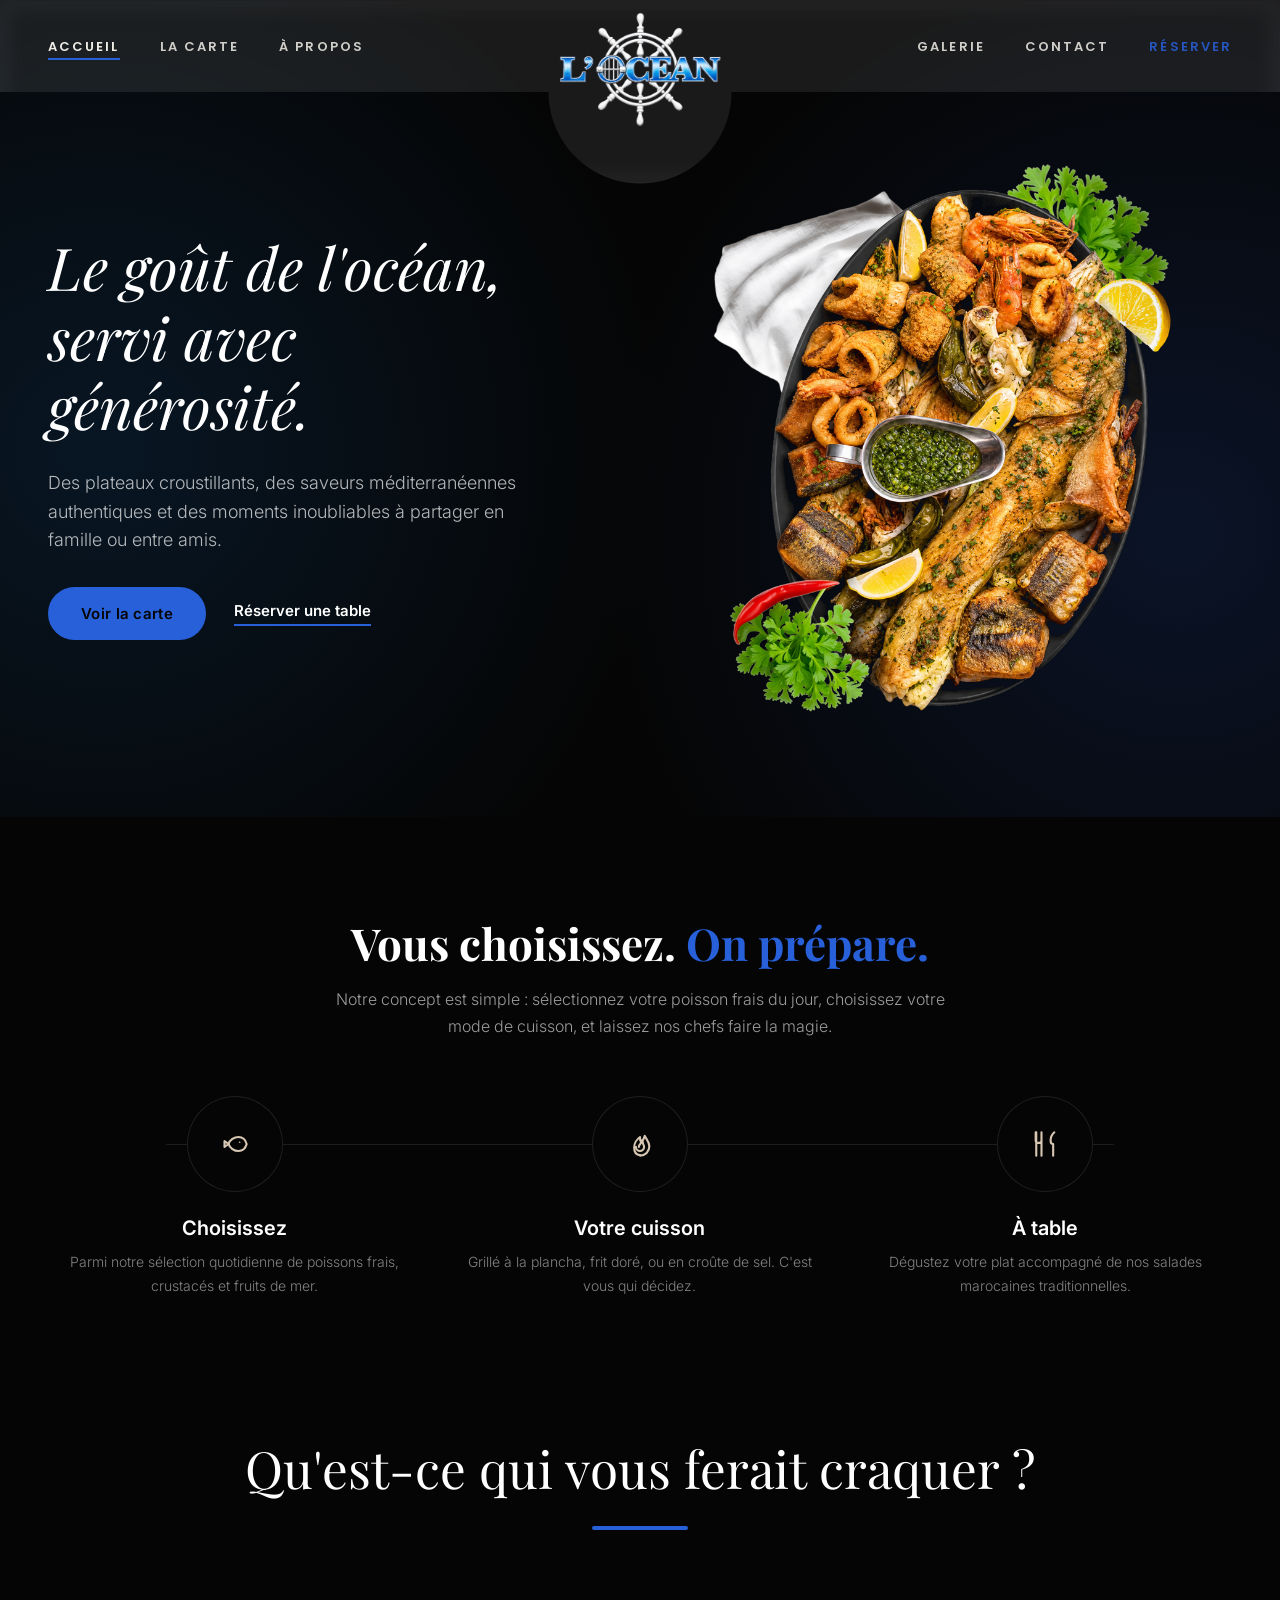
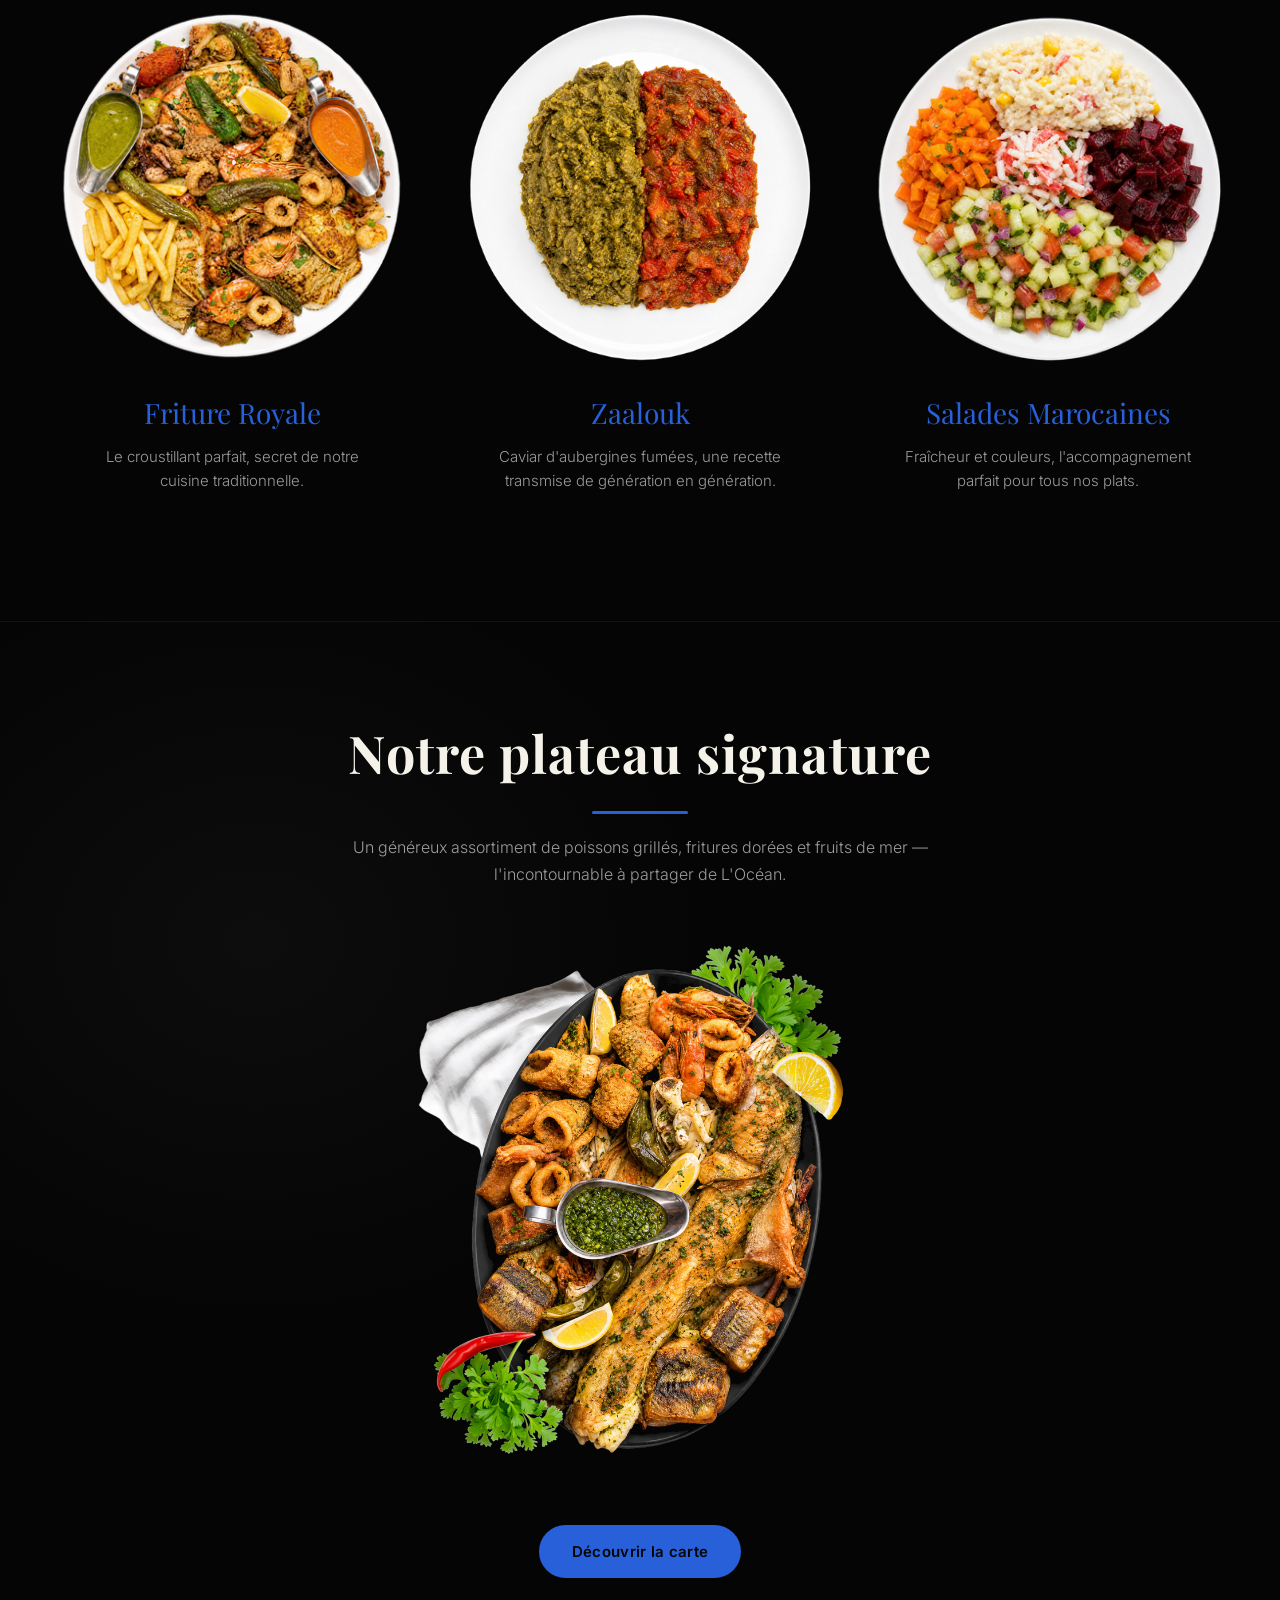
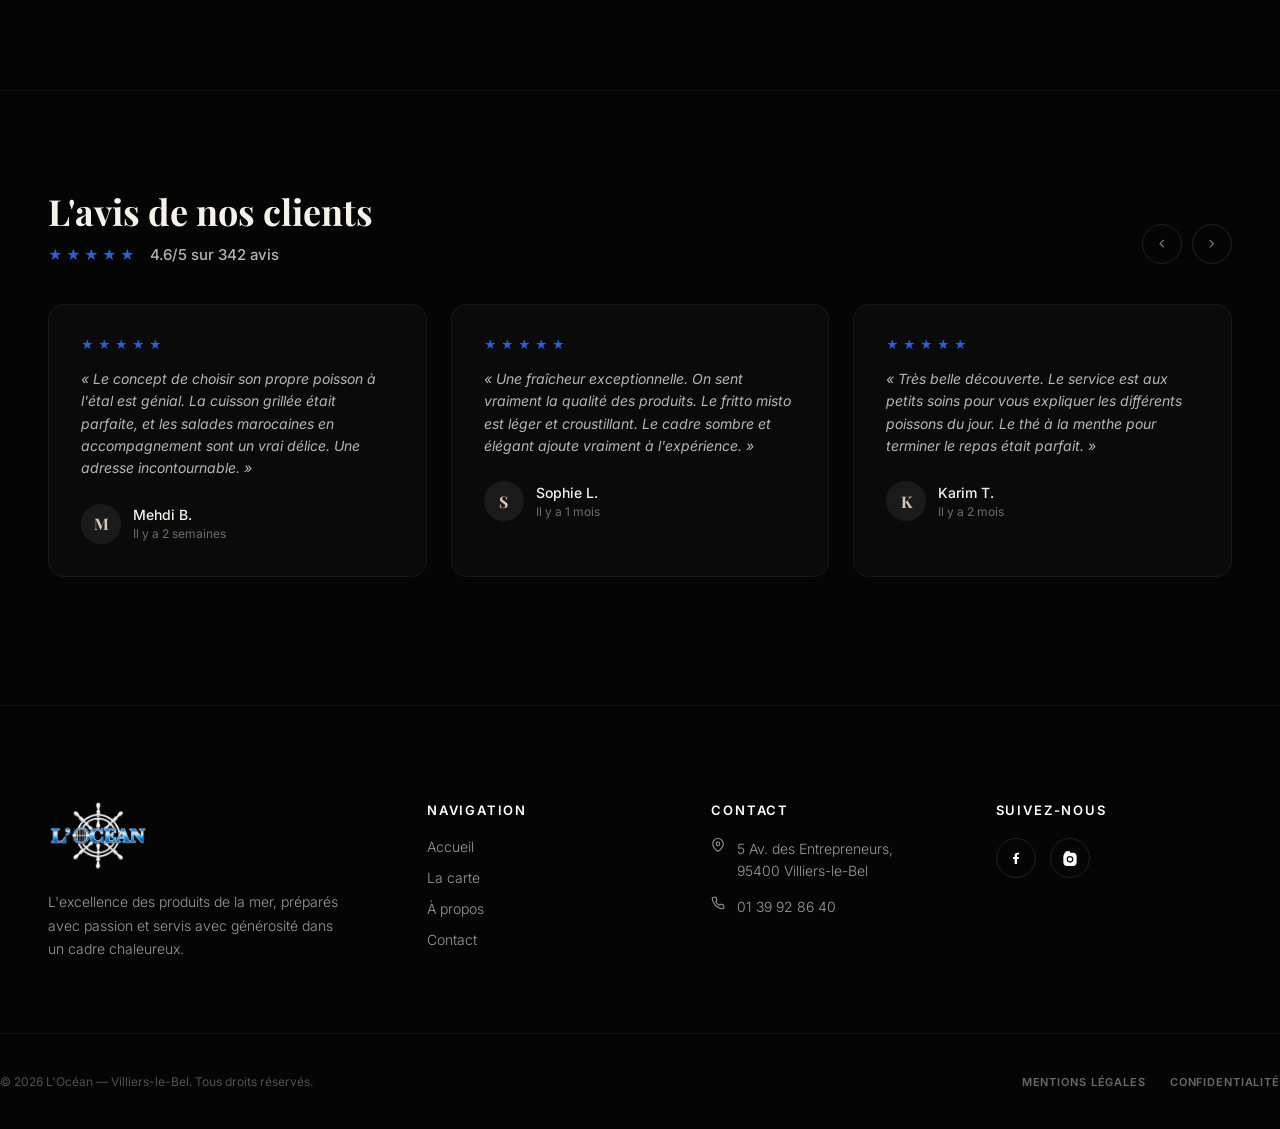
<file: index.html>
<!DOCTYPE html>
<html lang="fr">

<head>
	<meta charset="UTF-8">
	<meta name="viewport" content="width=device-width, initial-scale=1.0">
	<title>L'Océan — Restaurant à Villiers-le-Bel</title>
	<link rel="preconnect" href="https://fonts.googleapis.com">
	<link rel="preconnect" href="https://fonts.gstatic.com" crossorigin>
	<link href="https://fonts.googleapis.com/css2?family=Playfair+Display:ital,wght@0,400;0,500;0,600;0,700;1,400;1,500;1,600;1,700&family=Great+Vibes&family=Inter:wght@300;400;500;600;700&family=Poppins:wght@400;500;600;700&display=swap" rel="stylesheet">
	<link rel="stylesheet" href="style.css">
</head>

<body>

	<header class="navbar" id="navbar">
		<div class="navbar__shape" aria-hidden="true"></div>
		<div class="navbar__inner">
			<button class="nav-toggle" id="navToggle" aria-label="Ouvrir le menu" aria-expanded="false">
				<span></span><span></span><span></span>
			</button>
			<a href="index.html" class="brand">
				<img src="assets/logo.png" alt="L'Océan" class="brand-logo">
			</a>
			<div class="nav-links" id="navLinks">
				<ul class="nav-group nav-group--left">
					<li><a href="index.html" class="is-active">Accueil</a></li>
					<li><a href="menu.html">La carte</a></li>
					<li><a href="contact.html">À propos</a></li>
				</ul>
				<ul class="nav-group nav-group--right">
					<li><a href="galerie.html">Galerie</a></li>
					<li><a href="contact.html#contact">Contact</a></li>
					<li><a href="reservation.html" class="nav-cta">Réserver</a></li>
				</ul>
			</div>
		</div>
	</header>

	<!-- ================= HERO ================= -->
	<section class="hero" id="accueil">
		<div class="container hero__grid">
			<div class="hero__copy">
				<h1 class="hero__title">Le goût de l'océan,<br>servi avec<br>générosité.</h1>
				<p class="hero__text">Des plateaux croustillants, des saveurs méditerranéennes authentiques et des moments inoubliables à partager en famille ou entre amis.</p>
				<div class="hero__actions">
					<a href="menu.html" class="btn btn--solid">Voir la carte</a>
					<a href="reservation.html" class="link-underline">Réserver une table</a>
				</div>
			</div>
			<div class="hero__visual">
				<img src="assets/hero-platter.png" alt="Plateau de poissons et fruits de mer de L'Océan" class="hero__platter">
			</div>
		</div>
	</section>

	<!-- ================= ÉTAPES ================= -->
	<section class="steps">
		<div class="container">
			<div class="steps__intro">
				<h2>Vous choisissez. <span style="color:var(--accent)">On prépare.</span></h2>
				<p class="lead">Notre concept est simple : sélectionnez votre poisson frais du jour, choisissez votre mode de cuisson, et laissez nos chefs faire la magie.</p>
			</div>
			<div class="steps-grid">
				<div class="step">
					<div class="step__icon"><svg class="icon" viewBox="0 0 24 24" stroke="currentColor" stroke-width="1.8" stroke-linecap="round" stroke-linejoin="round" fill="none"><path d="M6.5 12c.94-3.46 4.94-6 8.5-6 3.56 0 6.06 2.54 7 6-.94 3.46-3.44 6-7 6-3.56 0-7.56-2.54-8.5-6Z"/><path d="M6.5 12 3 9.5v5L6.5 12Z"/><circle cx="16" cy="10.5" r=".7" fill="currentColor" stroke="none"/></svg></div>
					<h3>Choisissez</h3>
					<p>Parmi notre sélection quotidienne de poissons frais, crustacés et fruits de mer.</p>
				</div>
				<div class="step">
					<div class="step__icon"><svg class="icon" viewBox="0 0 24 24" stroke="currentColor" stroke-width="1.8" stroke-linecap="round" stroke-linejoin="round" fill="none"><path d="M8.5 14.5a3.5 3.5 0 1 0 7 0c0-1.5-1-2-1-3.5 0-1-1-2-1-2s0 1.5-1 2.5-1.5 1.5-1.5 3"/><path d="M12 22c4.5 0 8-3.5 8-8 0-4-2.5-6-4-9-.5 3-2 4-3 5.5-1-1-1-3-1-4.5-3 2-5 6-5 9 0 3.5 1.5 6.5 5 6.5"/></svg></div>
					<h3>Votre cuisson</h3>
					<p>Grillé à la plancha, frit doré, ou en croûte de sel. C'est vous qui décidez.</p>
				</div>
				<div class="step">
					<div class="step__icon"><svg class="icon" viewBox="0 0 24 24" stroke="currentColor" stroke-width="1.8" stroke-linecap="round" stroke-linejoin="round" fill="none"><path d="M4 2v7c0 1.1.9 2 2 2h1a2 2 0 0 0 2-2V2M4.5 2v20M9 2v20M20 2c-2.2 2-3.2 4.2-3.2 7 0 2.1 1.1 3.1 2.2 3.1V22"/></svg></div>
					<h3>À table</h3>
					<p>Dégustez votre plat accompagné de nos salades marocaines traditionnelles.</p>
				</div>
			</div>
		</div>
	</section>

	<!-- ================= CRAQUER ================= -->
	<section class="craving">
		<div class="container">
			<div class="craving__intro">
				<h2>Qu'est-ce qui vous ferait craquer ?</h2>
				<div class="rule"></div>
			</div>
			<div class="craving-grid">
				<div class="craving-card">
					<div class="craving-card__photo"><img src="assets/friture-1.png" alt="Friture Royale"></div>
					<h3>Friture Royale</h3>
					<p>Le croustillant parfait, secret de notre cuisine traditionnelle.</p>
				</div>
				<div class="craving-card">
					<div class="craving-card__photo"><img src="assets/friture-2.png" alt="Zaalouk"></div>
					<h3>Zaalouk</h3>
					<p>Caviar d'aubergines fumées, une recette transmise de génération en génération.</p>
				</div>
				<div class="craving-card">
					<div class="craving-card__photo"><img src="assets/friture-3.png" alt="Salades Marocaines"></div>
					<h3>Salades Marocaines</h3>
					<p>Fraîcheur et couleurs, l'accompagnement parfait pour tous nos plats.</p>
				</div>
			</div>
		</div>
	</section>

	<!-- ================= SPÉCIALITÉS ================= -->
	<section class="specialties">
		<div class="container">
			<div class="specialties__intro">
				<h2>Notre plateau signature</h2>
				<div class="rule"></div>
				<p class="lead">Un généreux assortiment de poissons grillés, fritures dorées et fruits de mer — l'incontournable à partager de L'Océan.</p>
			</div>
			<img src="assets/hero-platter.png" alt="Plateau signature de poissons et fruits de mer de L'Océan" class="specialties__photo">
			<a href="menu.html" class="btn btn--solid">Découvrir la carte</a>
		</div>
	</section>

	<!-- ================= AVIS ================= -->
	<section class="testimonials">
		<div class="container">
			<div class="testimonials__head">
				<div>
					<h2>L'avis de nos clients</h2>
					<div class="rating-row">
						<span class="stars">★★★★★</span>
						<span>4.6/5 sur 342 avis</span>
					</div>
				</div>
				<div class="carousel-arrows" data-carousel-arrows="testimonialsGrid">
					<button aria-label="Précédent" data-dir="-1"><svg class="icon" viewBox="0 0 24 24" stroke="currentColor" stroke-width="2" stroke-linecap="round" stroke-linejoin="round" fill="none"><path d="M15 18l-6-6 6-6"/></svg></button>
					<button aria-label="Suivant" data-dir="1"><svg class="icon" viewBox="0 0 24 24" stroke="currentColor" stroke-width="2" stroke-linecap="round" stroke-linejoin="round" fill="none"><path d="M9 18l6-6-6-6"/></svg></button>
				</div>
			</div>
			<div class="testimonials-grid" id="testimonialsGrid">
				<article class="testimonial-card">
					<span class="stars">★★★★★</span>
					<p class="quote">« Le concept de choisir son propre poisson à l'étal est génial. La cuisson grillée était parfaite, et les salades marocaines en accompagnement sont un vrai délice. Une adresse incontournable. »</p>
					<div class="testimonial-card__who">
						<span class="testimonial-card__avatar">M</span>
						<div><h4>Mehdi B.</h4><p>Il y a 2 semaines</p></div>
					</div>
				</article>
				<article class="testimonial-card">
					<span class="stars">★★★★★</span>
					<p class="quote">« Une fraîcheur exceptionnelle. On sent vraiment la qualité des produits. Le fritto misto est léger et croustillant. Le cadre sombre et élégant ajoute vraiment à l'expérience. »</p>
					<div class="testimonial-card__who">
						<span class="testimonial-card__avatar">S</span>
						<div><h4>Sophie L.</h4><p>Il y a 1 mois</p></div>
					</div>
				</article>
				<article class="testimonial-card">
					<span class="stars">★★★★★</span>
					<p class="quote">« Très belle découverte. Le service est aux petits soins pour vous expliquer les différents poissons du jour. Le thé à la menthe pour terminer le repas était parfait. »</p>
					<div class="testimonial-card__who">
						<span class="testimonial-card__avatar">K</span>
						<div><h4>Karim T.</h4><p>Il y a 2 mois</p></div>
					</div>
				</article>
			</div>
		</div>
	</section>

	<!-- ================= FOOTER ================= -->
	<footer class="site-footer">
		<div class="container footer-grid">
			<div class="footer-col">
				<img src="assets/logo.png" alt="L'Océan" class="footer-brand__logo">
				<p>L'excellence des produits de la mer, préparés avec passion et servis avec générosité dans un cadre chaleureux.</p>
			</div>
			<div class="footer-col">
				<h4>Navigation</h4>
				<div class="footer-links">
					<a href="index.html">Accueil</a>
					<a href="menu.html">La carte</a>
					<a href="contact.html">À propos</a>
					<a href="contact.html#contact">Contact</a>
				</div>
			</div>
			<div class="footer-col">
				<h4>Contact</h4>
				<div class="footer-contact-item"><svg class="icon" viewBox="0 0 24 24" stroke="currentColor" stroke-width="1.8" stroke-linecap="round" stroke-linejoin="round" fill="none"><path d="M21 10c0 7-9 13-9 13s-9-6-9-13a9 9 0 0 1 18 0z"/><circle cx="12" cy="10" r="3"/></svg><span>5 Av. des Entrepreneurs,<br>95400 Villiers-le-Bel</span></div>
				<div class="footer-contact-item"><svg class="icon" viewBox="0 0 24 24" stroke="currentColor" stroke-width="1.8" stroke-linecap="round" stroke-linejoin="round" fill="none"><path d="M22 16.92v3a2 2 0 0 1-2.18 2 19.79 19.79 0 0 1-8.63-3.07 19.5 19.5 0 0 1-6-6 19.79 19.79 0 0 1-3.07-8.67A2 2 0 0 1 4.11 2h3a2 2 0 0 1 2 1.72c.13.96.36 1.9.7 2.81a2 2 0 0 1-.45 2.11L8.09 9.91a16 16 0 0 0 6 6l1.27-1.27a2 2 0 0 1 2.11-.45c.91.34 1.85.57 2.81.7A2 2 0 0 1 22 16.92z"/></svg><span>01 39 92 86 40</span></div>
			</div>
			<div class="footer-col">
				<h4>Suivez-nous</h4>
				<div class="footer-social">
					<a href="https://www.facebook.com/p/Locean-Villiers-le-bel-100057273706252/?locale=fr_FR" target="_blank" rel="noopener" aria-label="Facebook"><svg class="icon" viewBox="0 0 24 24" fill="currentColor" stroke="none"><path d="M13.5 21v-7.5h2.5l.5-3h-3V8.3c0-.87.24-1.46 1.5-1.46H16.6V4.14C16.3 4.1 15.3 4 14.1 4c-2.4 0-4.1 1.47-4.1 4.16V10.5H7.5v3H10V21h3.5z"/></svg></a>
					<a href="https://www.instagram.com/locean.restaurant/?hl=fr" target="_blank" rel="noopener" aria-label="Instagram"><svg class="icon" viewBox="0 0 24 24" fill="currentColor" stroke="none"><path d="M12 2c2.7 0 3.05.01 4.12.06 1.07.05 1.8.22 2.43.47.66.26 1.22.6 1.77 1.15.55.55.9 1.11 1.15 1.77.25.63.42 1.36.47 2.43.05 1.07.06 1.42.06 4.12s-.01 3.05-.06 4.12c-.05 1.07-.22 1.8-.47 2.43a4.9 4.9 0 0 1-1.15 1.77 4.9 4.9 0 0 1-1.77 1.15c-.63.25-1.36.42-2.43.47-1.07.05-1.42.06-4.12.06s-3.05-.01-4.12-.06c-1.07-.05-1.8-.22-2.43-.47a4.9 4.9 0 0 1-1.77-1.15 4.9 4.9 0 0 1-1.15-1.77c-.25-.63-.42-1.36-.47-2.43C2.01 15.05 2 14.7 2 12s.01-3.05.06-4.12c.05-1.07.22-1.8.47-2.43.26-.66.6-1.22 1.15-1.77A4.9 4.9 0 0 1 5.45.53C6.08.28 6.81.11 7.88.06 8.95.01 9.3 0 12 0zm0 5a5 5 0 1 0 0 10 5 5 0 0 0 0-10zm0 8.2a3.2 3.2 0 1 1 0-6.4 3.2 3.2 0 0 1 0 6.4zm5.2-8.4a1.2 1.2 0 1 1-2.4 0 1.2 1.2 0 0 1 2.4 0z" transform="translate(0 2)"/></svg></a>
				</div>
			</div>
		</div>
		<div class="container footer-bottom">
			<p>© 2026 L'Océan — Villiers-le-Bel. Tous droits réservés.</p>
			<div class="footer-bottom-links">
				<a href="#">Mentions légales</a>
				<a href="#">Confidentialité</a>
			</div>
		</div>
	</footer>

	<script src="script.js"></script>
</body>

</html>
</file>
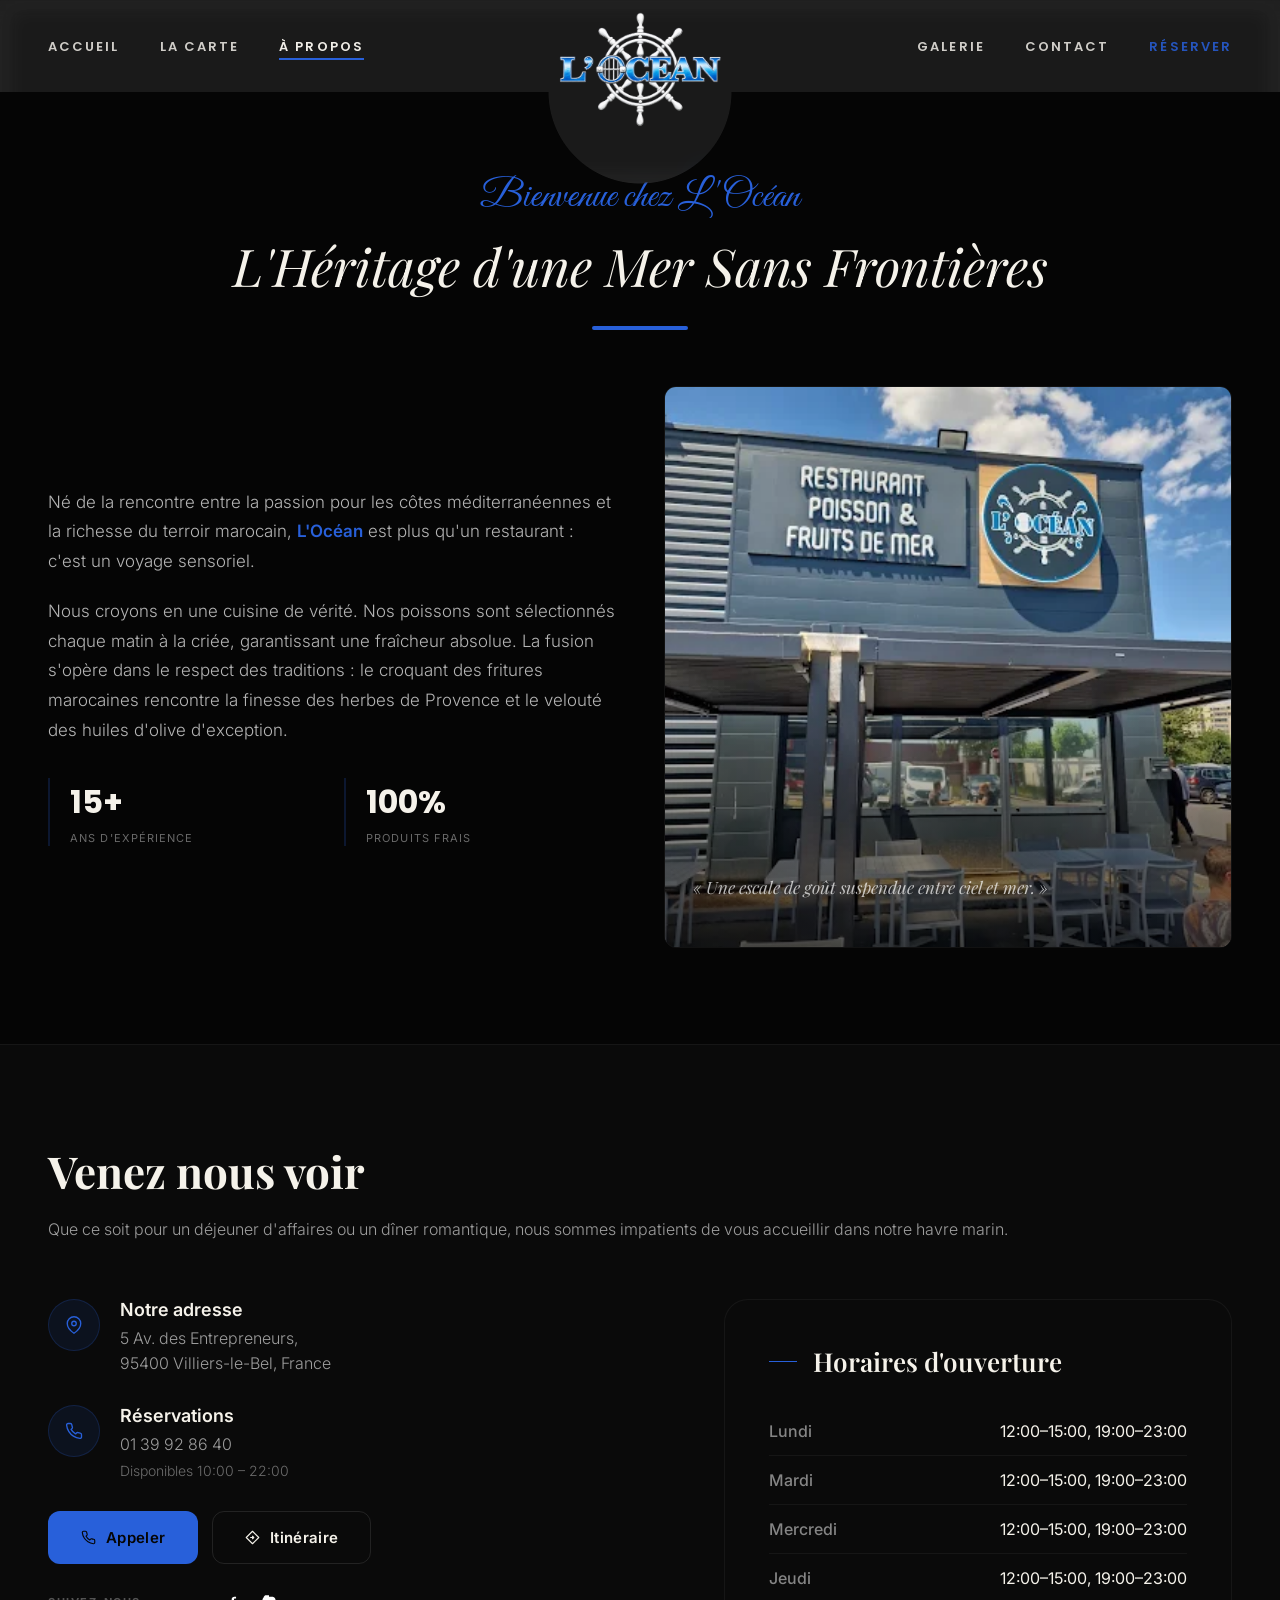
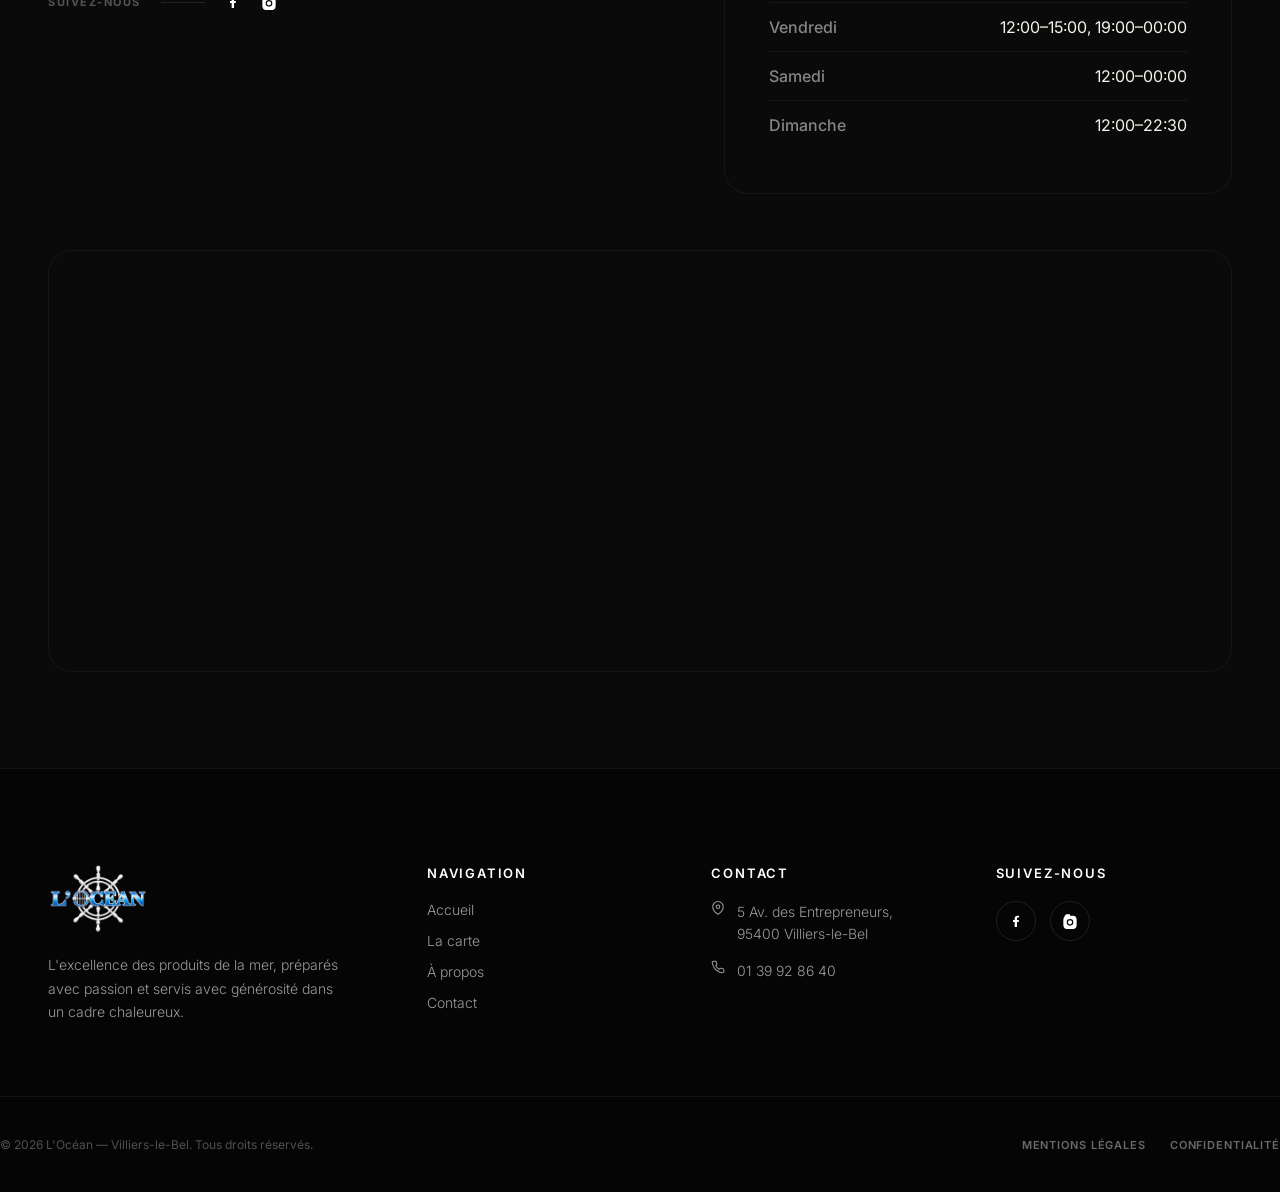
<file: contact.html>
<!DOCTYPE html>
<html lang="fr">

<head>
	<meta charset="UTF-8">
	<meta name="viewport" content="width=device-width, initial-scale=1.0">
	<title>À propos &amp; Contact — L'Océan — Restaurant à Villiers-le-Bel</title>
	<link rel="preconnect" href="https://fonts.googleapis.com">
	<link rel="preconnect" href="https://fonts.gstatic.com" crossorigin>
	<link href="https://fonts.googleapis.com/css2?family=Playfair+Display:ital,wght@0,400;0,500;0,600;0,700;1,400;1,500;1,600;1,700&family=Great+Vibes&family=Inter:wght@300;400;500;600;700&family=Poppins:wght@400;500;600;700&display=swap" rel="stylesheet">
	<link rel="stylesheet" href="style.css">
</head>

<body>

	<header class="navbar" id="navbar">
		<div class="navbar__shape" aria-hidden="true"></div>
		<div class="navbar__inner">
			<button class="nav-toggle" id="navToggle" aria-label="Ouvrir le menu" aria-expanded="false">
				<span></span><span></span><span></span>
			</button>
			<a href="index.html" class="brand">
				<img src="assets/logo.png" alt="L'Océan" class="brand-logo">
			</a>
			<div class="nav-links" id="navLinks">
				<ul class="nav-group nav-group--left">
					<li><a href="index.html">Accueil</a></li>
					<li><a href="menu.html">La carte</a></li>
					<li><a href="contact.html" class="is-active">À propos</a></li>
				</ul>
				<ul class="nav-group nav-group--right">
					<li><a href="galerie.html">Galerie</a></li>
					<li><a href="contact.html#contact">Contact</a></li>
					<li><a href="reservation.html" class="nav-cta">Réserver</a></li>
				</ul>
			</div>
		</div>
	</header>

	<main class="page-shell">

		<!-- ================= À PROPOS ================= -->
		<section class="about-section" id="about">
			<div class="container">
				<div class="about-intro">
					<span class="script">Bienvenue chez L'Océan</span>
					<h1>L'Héritage d'une Mer Sans Frontières</h1>
					<div class="rule"></div>
				</div>

				<div class="about-grid">
					<div>
						<p>Né de la rencontre entre la passion pour les côtes méditerranéennes et la richesse du terroir marocain, <strong>L'Océan</strong> est plus qu'un restaurant : c'est un voyage sensoriel.</p>
						<p>Nous croyons en une cuisine de vérité. Nos poissons sont sélectionnés chaque matin à la criée, garantissant une fraîcheur absolue. La fusion s'opère dans le respect des traditions : le croquant des fritures marocaines rencontre la finesse des herbes de Provence et le velouté des huiles d'olive d'exception.</p>
						<div class="about-stats">
							<div class="about-stat">
								<b>15+</b>
								<span>Ans d'expérience</span>
							</div>
							<div class="about-stat">
								<b>100%</b>
								<span>Produits frais</span>
							</div>
						</div>
					</div>
					<div class="about-photo">
						<img src="assets/about-storefront.png" alt="Façade du restaurant L'Océan à Villiers-le-Bel">
						<p class="about-photo-quote">« Une escale de goût suspendue entre ciel et mer. »</p>
					</div>
				</div>
			</div>
		</section>

		<!-- ================= VENEZ NOUS VOIR / CONTACT ================= -->
		<section class="visit-section" id="contact">
			<div class="container">
				<div class="visit-head">
					<h2>Venez nous voir</h2>
					<p class="lead">Que ce soit pour un déjeuner d'affaires ou un dîner romantique, nous sommes impatients de vous accueillir dans notre havre marin.</p>
				</div>

				<div class="visit-grid">
					<div>
						<div class="visit-item">
							<span class="visit-item__icon"><svg class="icon" viewBox="0 0 24 24" stroke="currentColor" stroke-width="1.8" stroke-linecap="round" stroke-linejoin="round" fill="none"><path d="M21 10c0 7-9 13-9 13s-9-6-9-13a9 9 0 0 1 18 0z"/><circle cx="12" cy="10" r="3"/></svg></span>
							<div>
								<h4>Notre adresse</h4>
								<p>5 Av. des Entrepreneurs,<br>95400 Villiers-le-Bel, France</p>
							</div>
						</div>
						<div class="visit-item">
							<span class="visit-item__icon"><svg class="icon" viewBox="0 0 24 24" stroke="currentColor" stroke-width="1.8" stroke-linecap="round" stroke-linejoin="round" fill="none"><path d="M22 16.92v3a2 2 0 0 1-2.18 2 19.79 19.79 0 0 1-8.63-3.07 19.5 19.5 0 0 1-6-6 19.79 19.79 0 0 1-3.07-8.67A2 2 0 0 1 4.11 2h3a2 2 0 0 1 2 1.72c.13.96.36 1.9.7 2.81a2 2 0 0 1-.45 2.11L8.09 9.91a16 16 0 0 0 6 6l1.27-1.27a2 2 0 0 1 2.11-.45c.91.34 1.85.57 2.81.7A2 2 0 0 1 22 16.92z"/></svg></span>
							<div>
								<h4>Réservations</h4>
								<p>01 39 92 86 40<br><span style="color:var(--text-40);font-size:14px;">Disponibles 10:00 – 22:00</span></p>
							</div>
						</div>

						<div class="visit-actions">
							<a href="tel:0139928640" class="btn btn--solid btn--soft"><svg class="icon" viewBox="0 0 24 24" stroke="currentColor" stroke-width="1.8" stroke-linecap="round" stroke-linejoin="round" fill="none"><path d="M22 16.92v3a2 2 0 0 1-2.18 2 19.79 19.79 0 0 1-8.63-3.07 19.5 19.5 0 0 1-6-6 19.79 19.79 0 0 1-3.07-8.67A2 2 0 0 1 4.11 2h3a2 2 0 0 1 2 1.72c.13.96.36 1.9.7 2.81a2 2 0 0 1-.45 2.11L8.09 9.91a16 16 0 0 0 6 6l1.27-1.27a2 2 0 0 1 2.11-.45c.91.34 1.85.57 2.81.7A2 2 0 0 1 22 16.92z"/></svg> Appeler</a>
							<a href="https://www.google.com/maps/search/?api=1&query=5+Av.+des+Entrepreneurs+95400+Villiers-le-Bel+L%27Oc%C3%A9an" target="_blank" rel="noopener" class="btn btn--outline btn--soft"><svg class="icon" viewBox="0 0 24 24" stroke="currentColor" stroke-width="1.8" stroke-linecap="round" stroke-linejoin="round" fill="none"><path d="M12 2l10 10-10 10L2 12 12 2Z"/><path d="M9 12h5m0 0-2-2m2 2-2 2"/></svg> Itinéraire</a>
						</div>

						<div class="visit-follow">
							<span>Suivez-nous</span>
							<span class="line"></span>
							<a href="https://www.facebook.com/p/Locean-Villiers-le-bel-100057273706252/?locale=fr_FR" target="_blank" rel="noopener" aria-label="Facebook"><svg class="icon" viewBox="0 0 24 24" fill="currentColor" stroke="none"><path d="M13.5 21v-7.5h2.5l.5-3h-3V8.3c0-.87.24-1.46 1.5-1.46H16.6V4.14C16.3 4.1 15.3 4 14.1 4c-2.4 0-4.1 1.47-4.1 4.16V10.5H7.5v3H10V21h3.5z"/></svg></a>
							<a href="https://www.instagram.com/locean.restaurant/?hl=fr" target="_blank" rel="noopener" aria-label="Instagram"><svg class="icon" viewBox="0 0 24 24" fill="currentColor" stroke="none"><path d="M12 2c2.7 0 3.05.01 4.12.06 1.07.05 1.8.22 2.43.47.66.26 1.22.6 1.77 1.15.55.55.9 1.11 1.15 1.77.25.63.42 1.36.47 2.43.05 1.07.06 1.42.06 4.12s-.01 3.05-.06 4.12c-.05 1.07-.22 1.8-.47 2.43a4.9 4.9 0 0 1-1.15 1.77 4.9 4.9 0 0 1-1.77 1.15c-.63.25-1.36.42-2.43.47-1.07.05-1.42.06-4.12.06s-3.05-.01-4.12-.06c-1.07-.05-1.8-.22-2.43-.47a4.9 4.9 0 0 1-1.77-1.15 4.9 4.9 0 0 1-1.15-1.77c-.25-.63-.42-1.36-.47-2.43C2.01 15.05 2 14.7 2 12s.01-3.05.06-4.12c.05-1.07.22-1.8.47-2.43.26-.66.6-1.22 1.15-1.77A4.9 4.9 0 0 1 5.45.53C6.08.28 6.81.11 7.88.06 8.95.01 9.3 0 12 0zm0 5a5 5 0 1 0 0 10 5 5 0 0 0 0-10zm0 8.2a3.2 3.2 0 1 1 0-6.4 3.2 3.2 0 0 1 0 6.4zm5.2-8.4a1.2 1.2 0 1 1-2.4 0 1.2 1.2 0 0 1 2.4 0z" transform="translate(0 2)"/></svg></a>
						</div>
					</div>

					<div class="hours-card">
						<h3>Horaires d'ouverture</h3>
						<ul class="hours-list">
							<li><span>Lundi</span><span>12:00–15:00, 19:00–23:00</span></li>
							<li><span>Mardi</span><span>12:00–15:00, 19:00–23:00</span></li>
							<li><span>Mercredi</span><span>12:00–15:00, 19:00–23:00</span></li>
							<li><span>Jeudi</span><span>12:00–15:00, 19:00–23:00</span></li>
							<li><span>Vendredi</span><span>12:00–15:00, 19:00–00:00</span></li>
							<li><span>Samedi</span><span>12:00–00:00</span></li>
							<li><span>Dimanche</span><span>12:00–22:30</span></li>
						</ul>
					</div>
				</div>

				<div class="map-frame">
					<iframe
						title="Plan d'accès au restaurant L'Océan à Villiers-le-Bel"
						src="https://www.google.com/maps?q=5+Avenue+des+Entrepreneurs+95400+Villiers-le-Bel&output=embed"
						loading="lazy"
						referrerpolicy="no-referrer-when-downgrade"
						allowfullscreen></iframe>
				</div>
			</div>
		</section>

	</main>

	<!-- ================= FOOTER ================= -->
	<footer class="site-footer">
		<div class="container footer-grid">
			<div class="footer-col">
				<img src="assets/logo.png" alt="L'Océan" class="footer-brand__logo">
				<p>L'excellence des produits de la mer, préparés avec passion et servis avec générosité dans un cadre chaleureux.</p>
			</div>
			<div class="footer-col">
				<h4>Navigation</h4>
				<div class="footer-links">
					<a href="index.html">Accueil</a>
					<a href="menu.html">La carte</a>
					<a href="contact.html">À propos</a>
					<a href="contact.html#contact">Contact</a>
				</div>
			</div>
			<div class="footer-col">
				<h4>Contact</h4>
				<div class="footer-contact-item"><svg class="icon" viewBox="0 0 24 24" stroke="currentColor" stroke-width="1.8" stroke-linecap="round" stroke-linejoin="round" fill="none"><path d="M21 10c0 7-9 13-9 13s-9-6-9-13a9 9 0 0 1 18 0z"/><circle cx="12" cy="10" r="3"/></svg><span>5 Av. des Entrepreneurs,<br>95400 Villiers-le-Bel</span></div>
				<div class="footer-contact-item"><svg class="icon" viewBox="0 0 24 24" stroke="currentColor" stroke-width="1.8" stroke-linecap="round" stroke-linejoin="round" fill="none"><path d="M22 16.92v3a2 2 0 0 1-2.18 2 19.79 19.79 0 0 1-8.63-3.07 19.5 19.5 0 0 1-6-6 19.79 19.79 0 0 1-3.07-8.67A2 2 0 0 1 4.11 2h3a2 2 0 0 1 2 1.72c.13.96.36 1.9.7 2.81a2 2 0 0 1-.45 2.11L8.09 9.91a16 16 0 0 0 6 6l1.27-1.27a2 2 0 0 1 2.11-.45c.91.34 1.85.57 2.81.7A2 2 0 0 1 22 16.92z"/></svg><span>01 39 92 86 40</span></div>
			</div>
			<div class="footer-col">
				<h4>Suivez-nous</h4>
				<div class="footer-social">
					<a href="https://www.facebook.com/p/Locean-Villiers-le-bel-100057273706252/?locale=fr_FR" target="_blank" rel="noopener" aria-label="Facebook"><svg class="icon" viewBox="0 0 24 24" fill="currentColor" stroke="none"><path d="M13.5 21v-7.5h2.5l.5-3h-3V8.3c0-.87.24-1.46 1.5-1.46H16.6V4.14C16.3 4.1 15.3 4 14.1 4c-2.4 0-4.1 1.47-4.1 4.16V10.5H7.5v3H10V21h3.5z"/></svg></a>
					<a href="https://www.instagram.com/locean.restaurant/?hl=fr" target="_blank" rel="noopener" aria-label="Instagram"><svg class="icon" viewBox="0 0 24 24" fill="currentColor" stroke="none"><path d="M12 2c2.7 0 3.05.01 4.12.06 1.07.05 1.8.22 2.43.47.66.26 1.22.6 1.77 1.15.55.55.9 1.11 1.15 1.77.25.63.42 1.36.47 2.43.05 1.07.06 1.42.06 4.12s-.01 3.05-.06 4.12c-.05 1.07-.22 1.8-.47 2.43a4.9 4.9 0 0 1-1.15 1.77 4.9 4.9 0 0 1-1.77 1.15c-.63.25-1.36.42-2.43.47-1.07.05-1.42.06-4.12.06s-3.05-.01-4.12-.06c-1.07-.05-1.8-.22-2.43-.47a4.9 4.9 0 0 1-1.77-1.15 4.9 4.9 0 0 1-1.15-1.77c-.25-.63-.42-1.36-.47-2.43C2.01 15.05 2 14.7 2 12s.01-3.05.06-4.12c.05-1.07.22-1.8.47-2.43.26-.66.6-1.22 1.15-1.77A4.9 4.9 0 0 1 5.45.53C6.08.28 6.81.11 7.88.06 8.95.01 9.3 0 12 0zm0 5a5 5 0 1 0 0 10 5 5 0 0 0 0-10zm0 8.2a3.2 3.2 0 1 1 0-6.4 3.2 3.2 0 0 1 0 6.4zm5.2-8.4a1.2 1.2 0 1 1-2.4 0 1.2 1.2 0 0 1 2.4 0z" transform="translate(0 2)"/></svg></a>
				</div>
			</div>
		</div>
		<div class="container footer-bottom">
			<p>© 2026 L'Océan — Villiers-le-Bel. Tous droits réservés.</p>
			<div class="footer-bottom-links">
				<a href="#">Mentions légales</a>
				<a href="#">Confidentialité</a>
			</div>
		</div>
	</footer>

	<script src="script.js"></script>
</body>

</html>
</file>
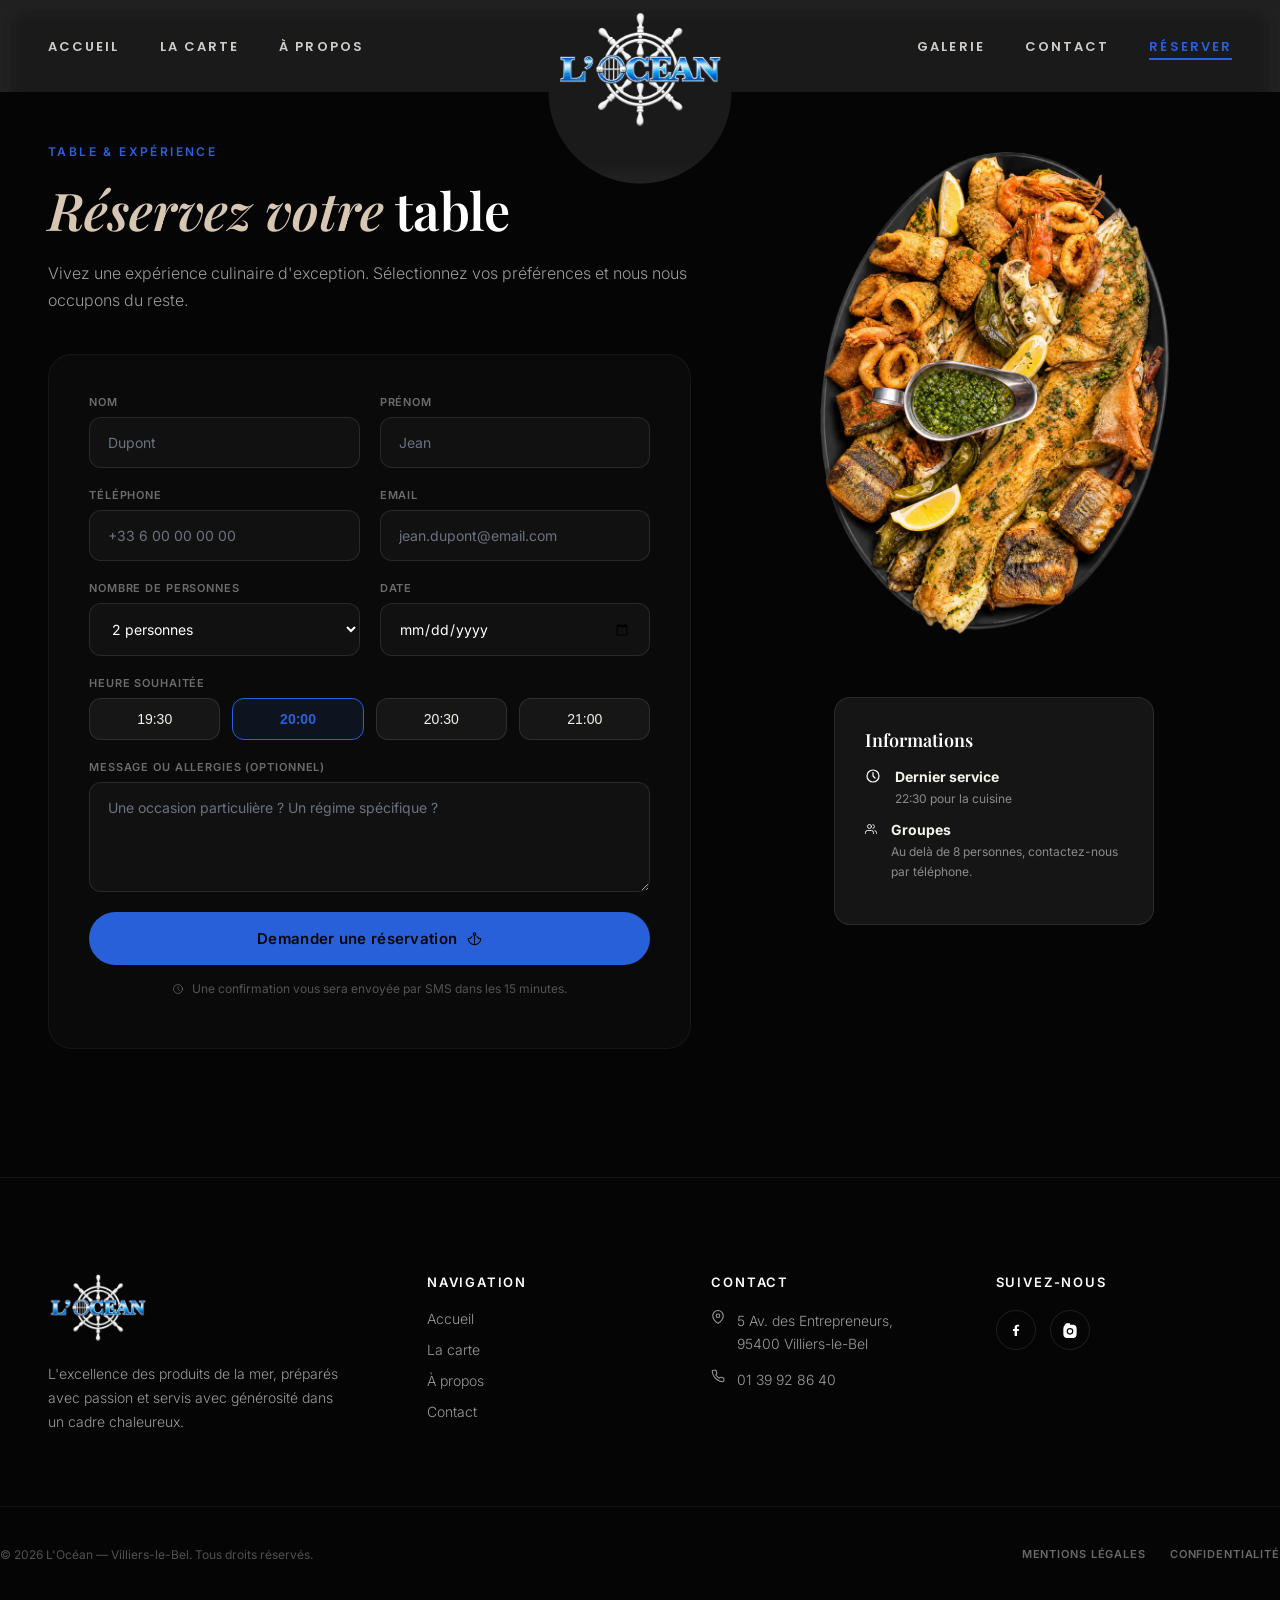
<file: reservation.html>
<!DOCTYPE html>
<html lang="fr">

<head>
	<meta charset="UTF-8">
	<meta name="viewport" content="width=device-width, initial-scale=1.0">
	<title>Réservation — L'Océan — Restaurant à Villiers-le-Bel</title>
	<link rel="preconnect" href="https://fonts.googleapis.com">
	<link rel="preconnect" href="https://fonts.gstatic.com" crossorigin>
	<link href="https://fonts.googleapis.com/css2?family=Playfair+Display:ital,wght@0,400;0,500;0,600;0,700;1,400;1,500;1,600;1,700&family=Great+Vibes&family=Inter:wght@300;400;500;600;700&family=Poppins:wght@400;500;600;700&display=swap" rel="stylesheet">
	<link rel="stylesheet" href="style.css">
</head>

<body>

	<header class="navbar" id="navbar">
		<div class="navbar__shape" aria-hidden="true"></div>
		<div class="navbar__inner">
			<button class="nav-toggle" id="navToggle" aria-label="Ouvrir le menu" aria-expanded="false">
				<span></span><span></span><span></span>
			</button>
			<a href="index.html" class="brand">
				<img src="assets/logo.png" alt="L'Océan" class="brand-logo">
			</a>
			<div class="nav-links" id="navLinks">
				<ul class="nav-group nav-group--left">
					<li><a href="index.html">Accueil</a></li>
					<li><a href="menu.html">La carte</a></li>
					<li><a href="contact.html">À propos</a></li>
				</ul>
				<ul class="nav-group nav-group--right">
					<li><a href="galerie.html">Galerie</a></li>
					<li><a href="contact.html#contact">Contact</a></li>
					<li><a href="reservation.html" class="nav-cta is-active">Réserver</a></li>
				</ul>
			</div>
		</div>
	</header>

	<main class="page-shell reservation-page">
		<div class="container reservation-grid">
			<div>
				<p class="reservation-tag">Table &amp; Expérience</p>
				<h1><em>Réservez votre</em> table</h1>
				<p class="lead">Vivez une expérience culinaire d'exception. Sélectionnez vos préférences et nous nous occupons du reste.</p>

				<div class="reservation-form-card">
					<form id="reservationForm">
						<div class="form-row">
							<div class="form-field">
								<label for="resNom">Nom</label>
								<input type="text" id="resNom" name="nom" placeholder="Dupont" required>
							</div>
							<div class="form-field">
								<label for="resPrenom">Prénom</label>
								<input type="text" id="resPrenom" name="prenom" placeholder="Jean" required>
							</div>
						</div>
						<div class="form-row">
							<div class="form-field">
								<label for="resTel">Téléphone</label>
								<input type="tel" id="resTel" name="telephone" placeholder="+33 6 00 00 00 00" required>
							</div>
							<div class="form-field">
								<label for="resEmail">Email</label>
								<input type="email" id="resEmail" name="email" placeholder="jean.dupont@email.com" required>
							</div>
						</div>
						<div class="form-row">
							<div class="form-field">
								<label for="resPersonnes">Nombre de personnes</label>
								<select id="resPersonnes" name="personnes">
									<option>1 personne</option>
									<option selected>2 personnes</option>
									<option>3 personnes</option>
									<option>4 personnes</option>
									<option>5 personnes</option>
									<option>6 personnes</option>
									<option>7 personnes ou plus</option>
								</select>
							</div>
							<div class="form-field">
								<label for="resDate">Date</label>
								<input type="date" id="resDate" name="date" required>
							</div>
						</div>
						<div class="form-field">
							<label>Heure souhaitée</label>
							<div class="time-row" id="timeRow">
								<button type="button" class="time-btn" data-time="19:30">19:30</button>
								<button type="button" class="time-btn is-active" data-time="20:00">20:00</button>
								<button type="button" class="time-btn" data-time="20:30">20:30</button>
								<button type="button" class="time-btn" data-time="21:00">21:00</button>
							</div>
						</div>
						<div class="form-field">
							<label for="resMessage">Message ou allergies (optionnel)</label>
							<textarea id="resMessage" name="message" placeholder="Une occasion particulière ? Un régime spécifique ?"></textarea>
						</div>
						<button type="submit" class="btn btn--solid btn--block">Demander une réservation <svg class="icon" viewBox="0 0 24 24" stroke="currentColor" stroke-width="1.8" stroke-linecap="round" stroke-linejoin="round" fill="none"><circle cx="12" cy="5" r="2"/><path d="M12 7v14M5 12H2a10 10 0 0 0 10 10 10 10 0 0 0 10-10h-3M8 9l-3 3M16 9l3 3"/></svg></button>
						<p class="form-disclaimer"><svg class="icon" viewBox="0 0 24 24" stroke="currentColor" stroke-width="1.8" stroke-linecap="round" stroke-linejoin="round" fill="none"><circle cx="12" cy="12" r="9"/><path d="M12 7v5l3 3"/></svg> Une confirmation vous sera envoyée par SMS dans les 15 minutes.</p>
						<p class="form-note" id="reservationNote" hidden>Merci ! Votre demande de réservation a bien été envoyée.</p>
					</form>
				</div>
			</div>

			<aside class="reservation-side">
				<img src="assets/plateau-fruits-de-mer.png" alt="Plateau de fruits de mer de L'Océan">
				<div class="reservation-info">
					<h4>Informations</h4>
					<div class="reservation-info-item">
						<svg class="icon" viewBox="0 0 24 24" stroke="currentColor" stroke-width="1.8" stroke-linecap="round" stroke-linejoin="round" fill="none"><circle cx="12" cy="12" r="9"/><path d="M12 7v5l3 3"/></svg>
						<div><strong>Dernier service</strong><span>22:30 pour la cuisine</span></div>
					</div>
					<div class="reservation-info-item">
						<svg class="icon" viewBox="0 0 24 24" stroke="currentColor" stroke-width="1.8" stroke-linecap="round" stroke-linejoin="round" fill="none"><path d="M17 21v-2a4 4 0 0 0-4-4H5a4 4 0 0 0-4 4v2"/><circle cx="9" cy="7" r="4"/><path d="M23 21v-2a4 4 0 0 0-3-3.87M16 3.13a4 4 0 0 1 0 7.75"/></svg>
						<div><strong>Groupes</strong><span>Au delà de 8 personnes, contactez-nous par téléphone.</span></div>
					</div>
				</div>
			</aside>
		</div>
	</main>

	<!-- ================= FOOTER ================= -->
	<footer class="site-footer">
		<div class="container footer-grid">
			<div class="footer-col">
				<img src="assets/logo.png" alt="L'Océan" class="footer-brand__logo">
				<p>L'excellence des produits de la mer, préparés avec passion et servis avec générosité dans un cadre chaleureux.</p>
			</div>
			<div class="footer-col">
				<h4>Navigation</h4>
				<div class="footer-links">
					<a href="index.html">Accueil</a>
					<a href="menu.html">La carte</a>
					<a href="contact.html">À propos</a>
					<a href="contact.html#contact">Contact</a>
				</div>
			</div>
			<div class="footer-col">
				<h4>Contact</h4>
				<div class="footer-contact-item"><svg class="icon" viewBox="0 0 24 24" stroke="currentColor" stroke-width="1.8" stroke-linecap="round" stroke-linejoin="round" fill="none"><path d="M21 10c0 7-9 13-9 13s-9-6-9-13a9 9 0 0 1 18 0z"/><circle cx="12" cy="10" r="3"/></svg><span>5 Av. des Entrepreneurs,<br>95400 Villiers-le-Bel</span></div>
				<div class="footer-contact-item"><svg class="icon" viewBox="0 0 24 24" stroke="currentColor" stroke-width="1.8" stroke-linecap="round" stroke-linejoin="round" fill="none"><path d="M22 16.92v3a2 2 0 0 1-2.18 2 19.79 19.79 0 0 1-8.63-3.07 19.5 19.5 0 0 1-6-6 19.79 19.79 0 0 1-3.07-8.67A2 2 0 0 1 4.11 2h3a2 2 0 0 1 2 1.72c.13.96.36 1.9.7 2.81a2 2 0 0 1-.45 2.11L8.09 9.91a16 16 0 0 0 6 6l1.27-1.27a2 2 0 0 1 2.11-.45c.91.34 1.85.57 2.81.7A2 2 0 0 1 22 16.92z"/></svg><span>01 39 92 86 40</span></div>
			</div>
			<div class="footer-col">
				<h4>Suivez-nous</h4>
				<div class="footer-social">
					<a href="https://www.facebook.com/p/Locean-Villiers-le-bel-100057273706252/?locale=fr_FR" target="_blank" rel="noopener" aria-label="Facebook"><svg class="icon" viewBox="0 0 24 24" fill="currentColor" stroke="none"><path d="M13.5 21v-7.5h2.5l.5-3h-3V8.3c0-.87.24-1.46 1.5-1.46H16.6V4.14C16.3 4.1 15.3 4 14.1 4c-2.4 0-4.1 1.47-4.1 4.16V10.5H7.5v3H10V21h3.5z"/></svg></a>
					<a href="https://www.instagram.com/locean.restaurant/?hl=fr" target="_blank" rel="noopener" aria-label="Instagram"><svg class="icon" viewBox="0 0 24 24" fill="currentColor" stroke="none"><path d="M12 2c2.7 0 3.05.01 4.12.06 1.07.05 1.8.22 2.43.47.66.26 1.22.6 1.77 1.15.55.55.9 1.11 1.15 1.77.25.63.42 1.36.47 2.43.05 1.07.06 1.42.06 4.12s-.01 3.05-.06 4.12c-.05 1.07-.22 1.8-.47 2.43a4.9 4.9 0 0 1-1.15 1.77 4.9 4.9 0 0 1-1.77 1.15c-.63.25-1.36.42-2.43.47-1.07.05-1.42.06-4.12.06s-3.05-.01-4.12-.06c-1.07-.05-1.8-.22-2.43-.47a4.9 4.9 0 0 1-1.77-1.15 4.9 4.9 0 0 1-1.15-1.77c-.25-.63-.42-1.36-.47-2.43C2.01 15.05 2 14.7 2 12s.01-3.05.06-4.12c.05-1.07.22-1.8.47-2.43.26-.66.6-1.22 1.15-1.77A4.9 4.9 0 0 1 5.45.53C6.08.28 6.81.11 7.88.06 8.95.01 9.3 0 12 0zm0 5a5 5 0 1 0 0 10 5 5 0 0 0 0-10zm0 8.2a3.2 3.2 0 1 1 0-6.4 3.2 3.2 0 0 1 0 6.4zm5.2-8.4a1.2 1.2 0 1 1-2.4 0 1.2 1.2 0 0 1 2.4 0z" transform="translate(0 2)"/></svg></a>
				</div>
			</div>
		</div>
		<div class="container footer-bottom">
			<p>© 2026 L'Océan — Villiers-le-Bel. Tous droits réservés.</p>
			<div class="footer-bottom-links">
				<a href="#">Mentions légales</a>
				<a href="#">Confidentialité</a>
			</div>
		</div>
	</footer>

	<script src="script.js"></script>
</body>

</html>
</file>
<file: style.css>
/* =========================================================
   L'OCÉAN — Design tokens (thème sombre, d'après Figma)
   ========================================================= */
:root{
  --bg:          #050505;
  --bg-soft:     #0d0d0d;
  --bg-card:     #0a0a0a;
  --bg-card-2:   #111111;
  --line:        rgba(255,255,255,.05);
  --line-strong: rgba(255,255,255,.1);

  --accent:      #2860da;
  --accent-10:   rgba(40,96,218,.1);
  --accent-20:   rgba(40,96,218,.2);

  --cream:       #f5f2ea;
  --cream-soft:  #f1eee8;
  --gold:        #d7c6b2;

  --white:       #ffffff;
  --text-70:     rgba(255,255,255,.7);
  --text-60:     rgba(255,255,255,.6);
  --text-50:     rgba(255,255,255,.5);
  --text-40:     rgba(255,255,255,.4);
  --text-30:     rgba(255,255,255,.3);

  --font-body:   'Inter', -apple-system, sans-serif;
  --font-serif:  'Playfair Display', serif;
  --font-nav:    'Poppins', -apple-system, sans-serif;
  --font-script: 'Great Vibes', cursive;

  --container: 1304px;
  --radius: 24px;
  --radius-sm: 12px;
}

.icon{ width:1em; height:1em; display:inline-block; vertical-align:-0.125em; }

*{ box-sizing: border-box; }
html{ scroll-behavior: smooth; overflow-x: hidden; }
body{
  margin:0;
  font-family: var(--font-body);
  background: var(--bg);
  color: var(--white);
  -webkit-font-smoothing: antialiased;
  overflow-x: hidden;
}
img{ max-width:100%; display:block; }
a{ color: inherit; text-decoration:none; }
ul{ list-style:none; margin:0; padding:0; }
.container{ max-width: var(--container); margin: 0 auto; padding: 0 48px; }

h1,h2,h3,h4{ margin:0; font-weight:600; }

.eyebrow{
  font-size: 12px;
  letter-spacing: .24em;
  text-transform: uppercase;
  color: var(--accent);
  font-weight: 600;
  margin: 0 0 12px;
}
.eyebrow--center{ text-align:center; }
.center{ text-align:center; margin-left:auto; margin-right:auto; }
.lead{ font-size:16px; line-height:1.7; color: var(--text-60); font-weight:300; }

/* =========================================================
   BUTTONS
   ========================================================= */
.btn{
  display:inline-flex;
  align-items:center;
  justify-content:center;
  gap:10px;
  padding: 16px 32px;
  border-radius: 999px;
  font-size: 15px;
  font-weight: 600;
  letter-spacing: .02em;
  transition: transform .25s ease, background .25s ease, border-color .25s ease, box-shadow .25s ease;
  border: 1px solid transparent;
  white-space: nowrap;
  cursor:pointer;
  font-family: var(--font-body);
}
.btn--solid{ background: var(--accent); color: var(--bg); }
.btn--solid:hover{ transform: translateY(-2px); box-shadow: 0 12px 28px rgba(40,96,218,.35); }
.btn--outline{ border-color: var(--line-strong); color: var(--cream); }
.btn--outline:hover{ background: rgba(255,255,255,.06); border-color: rgba(255,255,255,.3); }
.btn--soft{ border-radius: var(--radius-sm); }
.btn--block{ width:100%; }
.btn--small{ padding: 10px 22px; font-size: 13px; }
.link-underline{
  display:inline-flex; align-items:center; gap:8px;
  font-weight:600; font-size:15px; color: var(--white);
  border-bottom: 2px solid var(--accent);
  padding-bottom: 4px;
}
.link-underline:hover{ color: var(--accent); }

/* =========================================================
   NAVBAR — barre translucide + bulle logo centrale (Figma)
   ========================================================= */
.navbar{
  position: fixed;
  top:0; left:0; right:0;
  z-index: 50;
  height: 92px;
}
/* forme unique = rectangle + cercle central fusionnés (union, façon Figma) */
.navbar__shape{
  --barH: 92px;
  --r: 92px;
  position:absolute; left:0; right:0; top:0;
  height: 184px;
  background: rgba(255,255,255,.08);
  backdrop-filter: blur(12px);
  -webkit-backdrop-filter: blur(12px);
  pointer-events:none;
  z-index:1;
  /* masque : bande pleine largeur (la barre) + cercle centré sur son bord bas (la bulle) */
  -webkit-mask:
    linear-gradient(#000,#000) top left / 100% var(--barH) no-repeat,
    radial-gradient(circle var(--r) at 50% var(--barH), #000 99%, transparent 100%);
  mask:
    linear-gradient(#000,#000) top left / 100% var(--barH) no-repeat,
    radial-gradient(circle var(--r) at 50% var(--barH), #000 99%, transparent 100%);
  /* fin liséré qui suit le contour de l'union */
  filter: drop-shadow(0 1px 0 rgba(255,255,255,.14));
}
.navbar__inner{
  position:relative;
  z-index:2;
  max-width: var(--container);
  margin:0 auto;
  height: 92px;
  padding: 0 48px;
  display:flex;
  align-items:center;
  justify-content:space-between;
  gap:24px;
}
.brand{
  position:absolute;
  left:50%; top:12px;
  transform: translateX(-50%);
  z-index:3;
}
.brand-logo{ height: 116px; width:auto; }

.nav-links{
  flex:1;
  display:flex;
  align-items:center;
  justify-content:space-between;
}
.nav-group{
  display:flex;
  gap: 40px;
  align-items:center;
}
.nav-group--left{ padding-right: 120px; }
.nav-group--right{ padding-left: 120px; }
.nav-links a{
  font-family: var(--font-nav);
  font-size: 13px;
  font-weight: 600;
  letter-spacing:.16em;
  text-transform: uppercase;
  color: var(--cream-soft);
  opacity:.85;
  position:relative;
  padding-bottom:4px;
  white-space:nowrap;
}
.nav-links a::after{
  content:'';
  position:absolute; left:0; right:0; bottom:0;
  height:2px; background: var(--accent);
  transform: scaleX(0); transform-origin:left;
  transition: transform .25s ease;
}
.nav-links a:hover{ opacity:1; }
.nav-links a:hover::after{ transform: scaleX(1); }
.nav-links a.is-active{ opacity:1; }
.nav-links a.is-active::after{ transform: scaleX(1); }
.nav-links a.nav-cta{ color: var(--accent); }

.nav-toggle{
  display:none;
  flex-direction:column;
  gap:5px;
  background:none;
  border:none;
  cursor:pointer;
  padding: 6px;
}
.nav-toggle span{ width:24px; height:2px; background:#fff; border-radius:2px; }

/* pousse le contenu sous la nav fixe (pages secondaires, pas l'accueil qui gère son propre hero) */
.page-shell{ padding-top: 132px; }

/* =========================================================
   HERO (accueil)
   ========================================================= */
.hero{
  position:relative;
  overflow:hidden;
  padding: 128px 0 72px;
  min-height: 78vh;
  display:flex;
  align-items:center;
}
.hero::before{
  content:'';
  position:absolute; inset:0;
  background:
    radial-gradient(circle at 8% 55%, rgba(11,39,66,.5) 0%, transparent 45%),
    radial-gradient(circle at 92% 65%, rgba(40,96,218,.16) 0%, transparent 45%);
  pointer-events:none;
}
.hero__grid{
  position:relative; z-index:1;
  display:grid;
  grid-template-columns: 1fr 1fr;
  gap: 64px;
  align-items:center;
}
.hero__title{
  font-family: var(--font-serif);
  font-style: italic;
  font-weight: 400;
  font-size: clamp(38px, 4.6vw, 68px);
  line-height:1.18;
  color: var(--white);
  margin: 0 0 28px;
}
.hero__text{
  max-width: 500px;
  font-size: 18px;
  line-height:1.6;
  color: var(--text-70);
  font-weight:300;
  margin: 0 0 32px;
}
.hero__actions{ display:flex; align-items:center; gap:28px; flex-wrap:wrap; }

.hero__visual{ position:relative; display:flex; align-items:center; justify-content:center; }
.hero__platter{
  width: 100%;
  max-width: 560px;
  height: auto;
}

/* =========================================================
   ÉTAPES ("Vous choisissez. On prépare.")
   ========================================================= */
.steps{ padding: 96px 0; }
.steps__intro{ text-align:center; max-width: 640px; margin: 0 auto 56px; }
.steps__intro h2{ font-family: var(--font-serif); font-size: clamp(28px,3.6vw,44px); font-weight:700; }
.steps__intro .lead{ text-align:center; margin-top:14px; }
.steps-grid{
  display:grid;
  grid-template-columns: repeat(3,1fr);
  gap: 32px;
  position:relative;
}
.steps-grid::before{
  content:'';
  position:absolute; left:10%; right:10%; top:48px;
  height:1px; background: var(--line-strong);
}
.step{ text-align:center; position:relative; }
.step__icon{
  width:96px; height:96px;
  border-radius:50%;
  background: var(--bg);
  border: 1px solid var(--line-strong);
  display:flex; align-items:center; justify-content:center;
  margin: 0 auto 24px;
  font-size:28px;
  color: var(--gold);
  position:relative; z-index:1;
}
.step h3{ font-size:20px; margin-bottom:10px; }
.step p{ font-size:14px; color: var(--text-50); font-weight:300; line-height:1.7; margin:0; }

/* =========================================================
   "QU'EST-CE QUI VOUS FERAIT CRAQUER"
   ========================================================= */
.craving{ padding: 40px 0 128px; }
.craving__intro{ text-align:center; margin-bottom: 72px; }
.craving__intro h2{ font-family: var(--font-serif); font-size: clamp(28px,4vw,52px); font-weight:400; }
.craving__intro .rule{ width:96px; height:4px; background: var(--accent); border-radius:999px; margin: 24px auto 0; }
.craving-grid{
  display:grid;
  grid-template-columns: repeat(3,1fr);
  gap: 40px;
}
.craving-card{ text-align:center; }
.craving-card__photo{
  border-radius:50%;
  aspect-ratio:1;
  overflow:hidden;
  margin: 0 auto 24px;
}
.craving-card__photo img{ width:100%; height:100%; object-fit:cover; }
.craving-card h3{ font-family: var(--font-serif); font-weight:400; font-size:28px; color: var(--accent); margin-bottom:14px; }
.craving-card p{ font-size:15px; color: var(--text-60); font-weight:300; line-height:1.6; max-width:300px; margin:0 auto; }

/* =========================================================
   NOS SPÉCIALITÉS
   ========================================================= */
.specialties{
  padding: 96px 0 112px;
  text-align:center;
  background: radial-gradient(60% 60% at 20% 30%, rgba(255,255,255,.03), transparent 60%);
  border-top: 1px solid var(--line);
  border-bottom: 1px solid var(--line);
}
.specialties__intro{ margin-bottom: 24px; max-width: 620px; margin-left:auto; margin-right:auto; }
.specialties__intro h2{ font-family: var(--font-serif); font-weight:700; font-size: clamp(30px,4.4vw,52px); color: var(--cream); letter-spacing:.02em; }
.specialties__intro .rule{ width:96px; height:3px; background: var(--accent); border-radius:999px; margin: 24px auto 20px; }
.specialties__intro .lead{ text-align:center; }
.specialties__photo{
  max-width: min(520px, 100%);
  margin: 8px auto 40px;
}

/* =========================================================
   AVIS CLIENTS
   ========================================================= */
.testimonials{ padding: 96px 0 128px; }
.testimonials__head{ display:flex; align-items:flex-end; justify-content:space-between; gap:24px; margin-bottom:40px; flex-wrap:wrap; }
.testimonials__head h2{ font-family: var(--font-serif); font-weight:700; font-size: clamp(26px,3.2vw,36px); color: var(--cream); }
.rating-row{ display:flex; align-items:center; gap:12px; margin-top:10px; }
.rating-row .stars{ color: var(--accent); letter-spacing:3px; font-size:14px; }
.rating-row span:last-child{ font-size:15px; color: var(--text-70); font-weight:500; }
.carousel-arrows{ display:flex; gap:10px; }
.carousel-arrows button{
  width:40px; height:40px; border-radius:50%;
  border:1px solid var(--line-strong); background:transparent; color: var(--text-50);
  cursor:pointer; display:flex; align-items:center; justify-content:center;
}
.carousel-arrows button:hover{ background: rgba(255,255,255,.06); }

.testimonials-grid{
  display:grid;
  grid-template-columns: repeat(3,1fr);
  gap: 24px;
}
.testimonial-card{
  background: var(--bg-card);
  border: 1px solid var(--line);
  border-radius: 16px;
  padding: 32px;
}
.testimonial-card .stars{ color: var(--accent); letter-spacing:4px; font-size:12px; display:block; margin-bottom:16px; }
.testimonial-card p.quote{ font-style:italic; font-size:14px; line-height:1.6; color: var(--text-70); margin:0 0 24px; }
.testimonial-card__who{ display:flex; align-items:center; gap:12px; }
.testimonial-card__avatar{
  width:40px; height:40px; border-radius:50%;
  background: #1a1a1a; color: var(--gold);
  font-family: var(--font-serif); font-weight:700; font-size:16px;
  display:flex; align-items:center; justify-content:center;
}
.testimonial-card__who h4{ font-size:14px; margin:0 0 3px; color: var(--cream); font-weight:500; }
.testimonial-card__who p{ margin:0; font-size:12px; color: var(--text-40); }

/* =========================================================
   FOOTER
   ========================================================= */
.site-footer{ background: var(--bg); border-top:1px solid var(--line); padding: 96px 0 0; }
.footer-grid{
  display:grid;
  grid-template-columns: 1.4fr 1fr 1fr 1fr;
  gap: 48px;
  padding-bottom: 64px;
}
.footer-brand__logo{ height:68px; width:auto; margin-bottom:20px; }
.footer-col p{ font-size:14px; color: var(--text-60); line-height:1.7; font-weight:300; margin:0 0 8px; max-width:300px; }
.footer-col h4{
  font-size: 13px;
  letter-spacing:.14em;
  text-transform:uppercase;
  color: var(--white);
  margin-bottom: 20px;
  font-weight:600;
}
.footer-links{ display:flex; flex-direction:column; gap:14px; }
.footer-links a{ font-size:14px; color: var(--text-60); font-weight:300; }
.footer-links a:hover{ color: var(--accent); }
.footer-contact-item{ display:flex; gap:12px; font-size:14px; color: var(--text-60); font-weight:300; line-height:1.6; margin-bottom:14px; }
.footer-contact-item i{ color: var(--accent); margin-top:3px; }
.footer-social{ display:flex; gap:14px; }
.footer-social a{
  width:40px; height:40px; border-radius:50%;
  border:1px solid var(--line-strong);
  display:flex; align-items:center; justify-content:center;
  color: var(--white);
}
.footer-social a:hover{ background: rgba(255,255,255,.06); }
.footer-bottom{
  display:flex; align-items:center; justify-content:space-between; gap:16px; flex-wrap:wrap;
  padding: 28px 0; border-top:1px solid var(--line);
  font-size:12px; color: var(--text-30);
}
.footer-bottom-links{ display:flex; gap:24px; }
.footer-bottom-links a{ color: var(--text-40); font-weight:600; letter-spacing:.08em; text-transform:uppercase; font-size:11px; }
.footer-bottom-links a:hover{ color: var(--accent); }

/* =========================================================
   PAGE HEADER BANNER (menu / réservation / à propos)
   ========================================================= */
.page-banner{
  position:relative;
  overflow:hidden;
  text-align:center;
  padding: 180px 0 96px;
  background-size: cover;
  background-position: center;
}
.page-banner::before{
  content:'';
  position:absolute; inset:0;
  background: linear-gradient(180deg, rgba(3,52,116,.2) 0%, rgba(3,15,31,.81) 46%, var(--bg) 100%);
}
.page-banner__content{ position:relative; z-index:1; }
.page-banner h1{ font-family: var(--font-serif); font-style:italic; font-weight:400; font-size: clamp(40px,6vw,72px); color: var(--cream); }
.page-banner .rule{ width:96px; height:1px; background: var(--accent); margin: 20px auto; }
.page-banner__tag{ font-size:18px; letter-spacing:.15em; text-transform:uppercase; color: var(--gold); font-weight:300; }

/* =========================================================
   MENU (LA CARTE)
   ========================================================= */
.menu-filters{
  position:sticky; top:105px; z-index:10;
  backdrop-filter: blur(6px);
  background: rgba(5,5,5,.9);
  border-bottom:1px solid var(--line);
  padding: 22px 0;
  margin-bottom: 96px;
}
.menu-filters__row{ display:flex; gap:36px; overflow-x:auto; }
.menu-filters__row button{
  background:none; border:none; cursor:pointer;
  font-family: var(--font-body); font-size:15px; font-weight:500;
  color: var(--text-40);
  padding-bottom:6px; border-bottom:2px solid transparent;
  white-space:nowrap;
}
.menu-filters__row button.is-active{ color: var(--accent); font-weight:600; border-color: var(--accent); }
.menu-filters__row button:hover{ color: var(--cream); }

.menu-section{ padding-bottom: 40px; }
.menu-grid{
  display:grid;
  grid-template-columns: repeat(4, 1fr);
  gap: 24px;
}
.menu-card{
  position:relative;
  background: linear-gradient(145deg, var(--bg-card-2), #080808);
  border: 1px solid var(--line);
  border-radius: var(--radius);
  padding: 24px;
  padding-top: 76px;
  display:flex; flex-direction:column;
}
.menu-card__photo{
  position:absolute; top:-56px; left:50%; transform:translateX(-50%);
  width:132px; height:132px;
}
.menu-card__photo img{ width:100%; height:100%; object-fit:contain; }
.menu-card__tag{
  position:absolute; top:24px; right:24px;
  background: var(--accent); color: var(--bg);
  font-size:10px; font-weight:700; letter-spacing:.02em; text-transform:uppercase;
  padding: 3px 12px; border-radius:999px;
}
.menu-card h3{ font-family: var(--font-serif); font-weight:700; font-size:22px; color: var(--cream); margin-bottom:10px; text-align:center; }
.menu-card p{ font-size:13.5px; color: var(--text-50); font-weight:300; line-height:1.6; text-align:center; margin:0 0 20px; flex:1; }
.menu-card__foot{ display:flex; align-items:center; justify-content:space-between; }
.menu-card__price{ font-family: var(--font-serif); color: var(--accent); font-size:19px; }
.menu-card__add{
  width:38px; height:38px; border-radius:50%;
  border:1px solid var(--line-strong); background:transparent;
  color: var(--cream); font-size:14px; cursor:pointer;
  display:flex; align-items:center; justify-content:center;
}
.menu-card__add:hover{ background: var(--accent); border-color: var(--accent); color: var(--bg); }

.menu-cta{
  text-align:center;
  padding: 96px 0;
  background: var(--bg-soft);
  margin-top: 40px;
}
.menu-cta h2{ font-family: var(--font-serif); font-style:italic; font-weight:700; font-size: clamp(26px,3.4vw,36px); color: var(--cream); margin-bottom:14px; }
.menu-cta .lead{ max-width:520px; margin: 0 auto 28px; text-align:center; }
.menu-cta__actions{ display:flex; gap:20px; justify-content:center; flex-wrap:wrap; }

/* modale fiche produit */
.product-modal{
  position:fixed; inset:0; z-index:200;
  display:flex; align-items:center; justify-content:center;
  padding:24px;
  background: rgba(2,2,2,.85);
  opacity:0; pointer-events:none;
  transition: opacity .25s ease;
}
.product-modal.is-open{ opacity:1; pointer-events:auto; }
.product-modal__box{
  background: var(--bg-card-2);
  border:1px solid var(--line-strong);
  border-radius: var(--radius);
  max-width: 480px; width:100%;
  padding: 40px;
  position:relative;
  text-align:center;
  max-height:88vh;
  overflow-y:auto;
}
.product-modal__close{
  position:absolute; top:18px; right:18px;
  width:36px; height:36px; border-radius:50%;
  border:1px solid var(--line-strong); background:transparent; color:#fff;
  cursor:pointer;
}
.product-modal__photo{ width:150px; height:150px; margin: 0 auto 20px; }
.product-modal__photo img{ width:100%; height:100%; object-fit:contain; }
.product-modal__box h3{ font-family: var(--font-serif); font-size:26px; color: var(--cream); margin-bottom:10px; }
.product-modal__box .lead{ text-align:center; margin-bottom:20px; }
.product-modal__price{ font-family: var(--font-serif); color: var(--accent); font-size:24px; margin-bottom:24px; }

/* =========================================================
   FORMULAIRES
   ========================================================= */
.form-row{ display:grid; grid-template-columns: 1fr 1fr; gap:20px; }
.form-field{ display:flex; flex-direction:column; gap:8px; margin-bottom:20px; }
.form-field label{
  font-size: 11px;
  letter-spacing:.08em;
  text-transform:uppercase;
  color: var(--text-40);
  font-weight:600;
}
.form-field input,
.form-field select,
.form-field textarea{
  background: var(--bg-card-2);
  border: 1px solid var(--line-strong);
  border-radius: var(--radius-sm);
  padding: 16px 18px;
  color: #fff;
  font-family: var(--font-body);
  font-size: 14px;
  outline: none;
  transition: border-color .2s ease;
}
.form-field input::placeholder,
.form-field textarea::placeholder{ color: #6b7280; }
.form-field input:focus,
.form-field select:focus,
.form-field textarea:focus{ border-color: var(--accent); }
.form-field textarea{ resize: vertical; min-height: 110px; }
.form-note{ margin-top:16px; font-size:14px; color: var(--accent); font-weight:500; text-align:center; }
.form-note[hidden]{ display:none; }

.time-row{ display:flex; gap:12px; flex-wrap:wrap; }
.time-btn{
  flex:1; min-width:100px;
  background: rgba(255,255,255,.05);
  border:1px solid var(--line-strong);
  border-radius: var(--radius-sm);
  padding: 12px;
  color: var(--cream);
  font-size:14px;
  cursor:pointer;
  text-align:center;
}
.time-btn.is-active{ background: var(--accent-10); border-color: var(--accent); color: var(--accent); font-weight:700; }

/* =========================================================
   RÉSERVATION (page dédiée)
   ========================================================= */
.reservation-page{ padding-bottom: 128px; }
.reservation-grid{ display:grid; grid-template-columns: 1.35fr 1fr; gap: 64px; align-items:start; }
.reservation-tag{ font-size:12px; letter-spacing:.2em; text-transform:uppercase; color: var(--accent); font-weight:600; margin-bottom:16px; }
.reservation-grid h1{ font-family: var(--font-serif); font-size: clamp(34px,4.6vw,52px); margin-bottom:14px; }
.reservation-grid h1 em{ font-style:italic; color: var(--gold); }
.reservation-form-card{
  background: rgba(17,17,17,.5);
  border: 1px solid var(--line);
  border-radius: var(--radius);
  padding: 40px;
  margin-top: 40px;
}
.reservation-side{ display:flex; flex-direction:column; align-items:center; gap:40px; }
.reservation-side img{ border-radius: var(--radius); width:100%; max-width:420px; }
.reservation-info{
  background: rgba(26,26,26,.8);
  border: 1px solid var(--line-strong);
  border-radius: 16px;
  padding: 30px;
  width:100%; max-width:320px;
}
.reservation-info h4{ font-family: var(--font-serif); font-size:18px; margin-bottom:16px; }
.reservation-info-item{ display:flex; gap:14px; margin-bottom:14px; }
.reservation-info-item i{ color: var(--accent); margin-top:3px; }
.reservation-info-item strong{ display:block; font-size:14px; color: var(--cream); margin-bottom:2px; }
.reservation-info-item span{ font-size:12px; color: var(--text-50); }
.form-disclaimer{ display:flex; align-items:center; justify-content:center; gap:8px; font-size:12px; color: var(--text-30); margin-top:16px; text-align:center; }

/* =========================================================
   À PROPOS / CONTACT
   ========================================================= */
.about-section{ padding: 40px 0 96px; }
.about-intro{ text-align:center; margin-bottom: 56px; }
.about-intro .script{ font-family: var(--font-script); color: var(--accent); font-size:40px; display:block; margin-bottom:10px; }
.about-intro h1{ font-family: var(--font-serif); font-style:italic; font-weight:400; font-size: clamp(30px,5vw,52px); color: var(--cream); line-height:1.3; }
.about-intro .rule{ width:96px; height:4px; background: var(--accent); margin: 26px auto 0; border-radius:999px; }
.about-grid{ display:grid; grid-template-columns: 1fr 1fr; gap: 48px; align-items:center; }
.about-grid p{ font-size:17px; line-height:1.75; color: var(--text-70); font-weight:300; margin:0 0 20px; }
.about-grid strong{ color: var(--accent); font-weight:600; }
.about-stats{ display:flex; gap:24px; padding-top:12px; }
.about-stat{ flex:1; border-left:2px solid var(--accent-20); padding-left:20px; }
.about-stat b{ display:block; font-family: var(--font-nav); font-weight:700; font-size:32px; color: var(--cream); }
.about-stat span{ font-size:11px; letter-spacing:.1em; text-transform:uppercase; color: var(--text-40); }
.about-photo{ position:relative; border-radius: var(--radius-sm); overflow:hidden; border: 1px solid var(--line); }
.about-photo img{ width:100%; height:560px; object-fit:cover; }
.about-photo::after{
  content:'';
  position:absolute; inset:0;
  background: linear-gradient(0deg, rgba(5,5,5,.7), transparent 50%);
}
.about-photo-quote{ position:absolute; left:28px; bottom:24px; z-index:1; font-family: var(--font-serif); font-style:italic; font-size:20px; color: var(--cream); max-width:80%; }

.visit-section{ background: rgba(17,17,17,.5); border-top:1px solid var(--line); padding: 96px 0; }
.visit-head{ margin-bottom: 56px; }
.visit-head h2{ font-family: var(--font-serif); font-weight:700; font-size: clamp(28px,3.8vw,44px); color: var(--cream); margin-bottom:14px; }
.visit-grid{ display:grid; grid-template-columns: 1.1fr .9fr; gap: 56px; align-items:start; }
.visit-item{ display:flex; gap:20px; margin-bottom:28px; }
.visit-item__icon{
  width:52px; height:52px; border-radius:50%; flex-shrink:0;
  background: var(--accent-10); border:1px solid var(--accent-20);
  display:flex; align-items:center; justify-content:center; color: var(--accent); font-size:18px;
}
.visit-item h4{ font-size:18px; margin-bottom:6px; color: var(--cream); }
.visit-item p{ font-size:16px; color: var(--text-60); font-weight:300; margin:0; line-height:1.6; }
.visit-actions{ display:flex; gap:14px; margin: 24px 0 28px; }
.visit-follow{ display:flex; align-items:center; gap:20px; }
.visit-follow span{ font-size:11px; letter-spacing:.14em; text-transform:uppercase; color: var(--text-30); font-weight:700; }
.visit-follow .line{ width:44px; height:1px; background: var(--line-strong); }

.hours-card{ background: var(--bg-card); border:1px solid var(--line); border-radius: var(--radius); padding: 44px; }
.hours-card h3{ font-family: var(--font-serif); font-size:26px; color: var(--cream); margin-bottom: 28px; display:flex; align-items:center; gap:16px; }
.hours-card h3::before{ content:''; width:28px; height:1px; background: var(--accent); }
.hours-list{ display:flex; flex-direction:column; }
.hours-list li{ display:flex; justify-content:space-between; padding: 14px 0; border-bottom:1px solid var(--line); font-size:16px; }
.hours-list li:last-child{ border-bottom:none; }
.hours-list li span:first-child{ color: var(--text-50); font-weight:500; }
.hours-list li span:last-child{ color: var(--cream); }

.map-frame{ border:1px solid var(--line); border-radius: var(--radius); overflow:hidden; margin-top:56px; }
.map-frame img{ width:100%; display:block; }
.map-frame iframe{ width:100%; height:420px; border:0; display:block; filter: grayscale(.2) invert(.92) hue-rotate(180deg) contrast(.9) brightness(.9); }

/* =========================================================
   GALERIE
   ========================================================= */
.gallery-section{ padding: 0 0 128px; }
.gallery-intro{ text-align:center; max-width:640px; margin: 0 auto 56px; }
.gallery-intro h1{ font-family: var(--font-serif); font-style:italic; font-size: clamp(32px,4.6vw,52px); color: var(--cream); margin-bottom:16px; }
.gallery-grid{
  display:grid;
  grid-template-columns: repeat(3, 1fr);
  gap: 24px;
}
.gallery-grid figure{ margin:0; cursor: zoom-in; border-radius: var(--radius-sm); overflow:hidden; border:1px solid var(--line); }
.gallery-grid img{
  aspect-ratio: 3/3.6;
  object-fit:cover;
  width:100%;
  transition: transform .5s ease;
}
.gallery-grid figure:hover img{ transform: scale(1.05); }

.lightbox{
  position:fixed; inset:0; z-index:300;
  display:flex; align-items:center; justify-content:center;
  padding: 60px 24px;
  background: rgba(2,2,2,.94);
  opacity:0; pointer-events:none;
  transition: opacity .25s ease;
}
.lightbox.is-open{ opacity:1; pointer-events:auto; }
.lightbox__img{ max-width:min(880px,88vw); max-height:80vh; border-radius: var(--radius-sm); }
.lightbox__caption{ position:absolute; bottom:30px; left:50%; transform:translateX(-50%); font-size:13.5px; color: var(--text-70); }
.lightbox__close, .lightbox__prev, .lightbox__next{
  position:absolute; width:44px; height:44px; border-radius:50%;
  border:1px solid rgba(255,255,255,.3); background: rgba(255,255,255,.06); color:#fff;
  font-size:20px; display:flex; align-items:center; justify-content:center; cursor:pointer;
}
.lightbox__close:hover, .lightbox__prev:hover, .lightbox__next:hover{ background: rgba(255,255,255,.15); }
.lightbox__close{ top:24px; right:24px; }
.lightbox__prev, .lightbox__next{ top:50%; transform: translateY(-50%); }
.lightbox__prev{ left:20px; }
.lightbox__next{ right:20px; }

/* =========================================================
   RESPONSIVE
   ========================================================= */
@media (max-width: 1080px){
  .hero__grid{ grid-template-columns:1fr; }
  .hero__visual{ order:-1; height:380px; }
  .about-grid, .visit-grid, .reservation-grid{ grid-template-columns:1fr; }
  .menu-grid{ grid-template-columns: repeat(2,1fr); }
  .craving-grid, .steps-grid, .testimonials-grid{ grid-template-columns:1fr; gap:40px; }
  .steps-grid::before{ display:none; }
  .footer-grid{ grid-template-columns: 1fr 1fr; }
}

@media (max-width: 900px){
  .navbar{ height: 76px; }
  .navbar__shape{
    height:76px;
    -webkit-mask:none; mask:none;
    filter:none;
    border-bottom:1px solid var(--line);
  }
  .navbar__inner{ height:76px; padding: 0 22px; }
  .brand{ position:static; transform:none; }
  .brand-logo{ height:54px; filter:none; }
  .nav-toggle{ display:flex; order:3; }
  .navbar__inner{ justify-content:space-between; }
  .nav-links{
    position:fixed; top:0; right:0;
    height:100vh; width: min(80vw, 320px);
    background: #0a0a0a;
    flex-direction:column;
    justify-content:center;
    align-items:center;
    gap: 24px;
    transform: translateX(100%);
    transition: transform .35s ease;
    z-index: 20;
    border-left: 1px solid var(--line);
    flex:none;
  }
  .nav-group{ flex-direction:column; gap:24px; }
  .nav-group--left, .nav-group--right{ padding:0; }
  .nav-links.is-open{ transform: translateX(0); }
}

@media (max-width: 760px){
  .container{ padding: 0 22px; }
  .page-shell{ padding-top: 100px; }
  .hero{ padding-top:130px; }
  .hero__actions{ flex-direction:column; align-items:flex-start; gap:18px; }
  .menu-grid{ grid-template-columns: 1fr; }
  .gallery-grid{ grid-template-columns: 1fr; }
  .form-row{ grid-template-columns:1fr; }
  .footer-grid{ grid-template-columns: 1fr; gap:40px; }
  .testimonials__head{ flex-direction:column; align-items:flex-start; }
  .page-banner{ padding: 140px 0 72px; }
}
</file>
